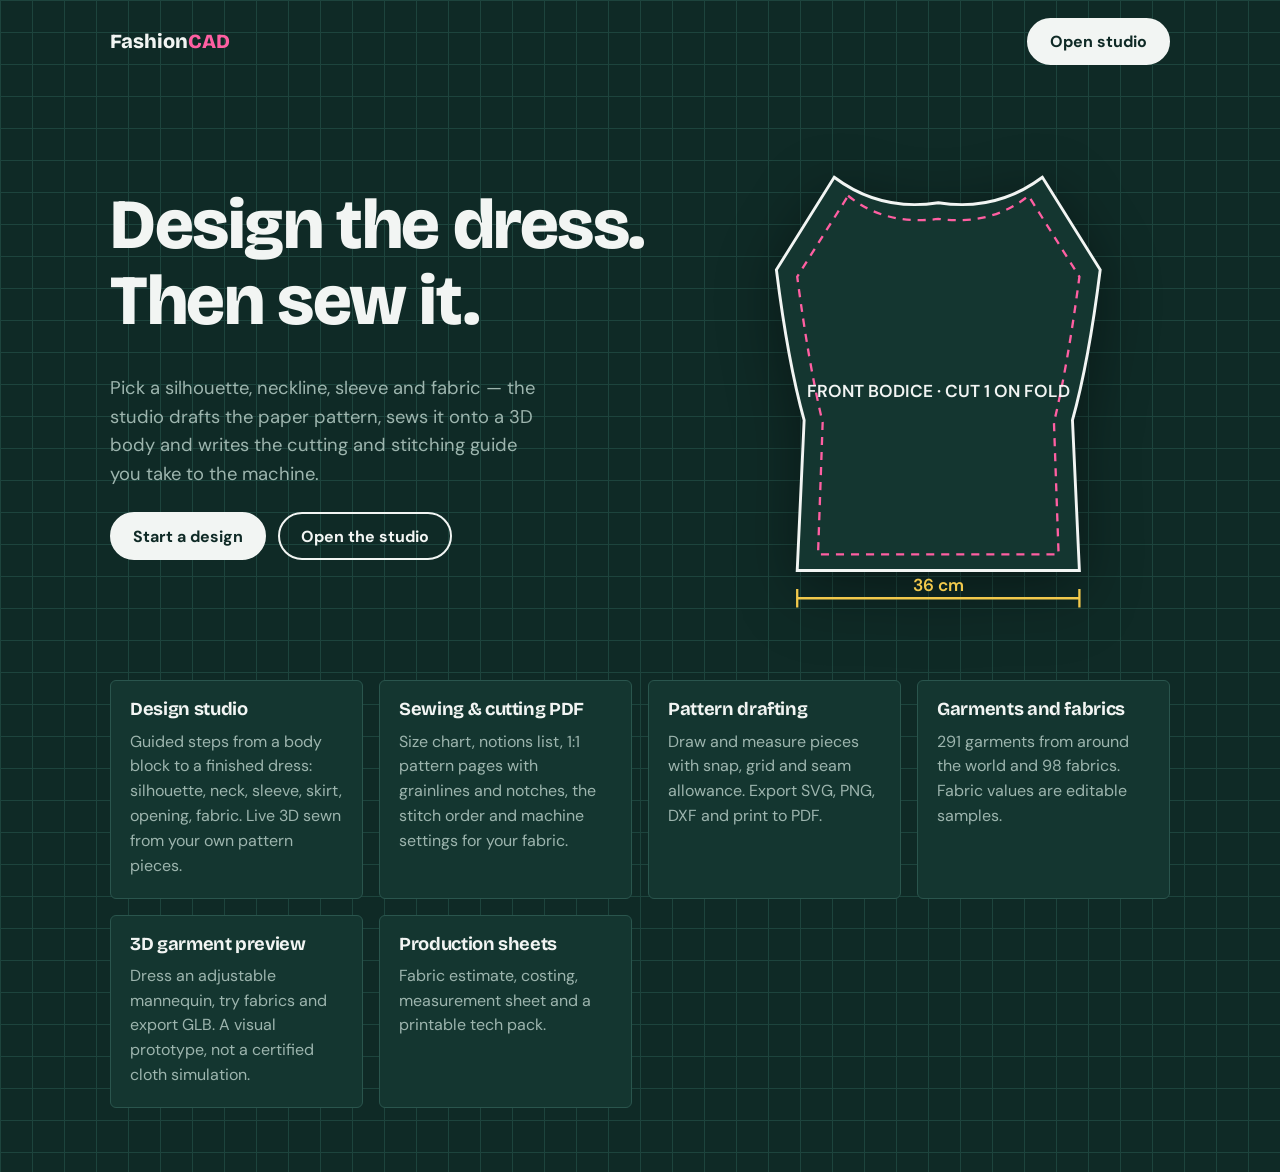
<file: index.html>
<!doctype html><html lang="en"><head><meta charset="utf-8"><meta name="viewport" content="width=device-width,initial-scale=1"><link rel="preconnect" href="https://fonts.googleapis.com"><link rel="preconnect" href="https://fonts.gstatic.com" crossorigin><link href="https://fonts.googleapis.com/css2?family=Bricolage+Grotesque:wght@600;800&family=DM+Sans:wght@400;600;700&display=swap" rel="stylesheet"><link rel="stylesheet" href="css/base.css"><script>try{var t=localStorage.getItem("fc-theme");if(t)document.documentElement.dataset.theme=t}catch(e){}</script><title>FashionCAD Studio: pattern drafting and garment design</title><script>window.addEventListener("error",function(e){if(document.getElementById("fc-err"))return;var d=document.createElement("div");d.id="fc-err";d.style.cssText="background:#b3261e;color:#fff;padding:.6rem 1rem;text-align:center;font:600 14px sans-serif";d.textContent="A script failed to run: "+(e.message||"unknown error")+". Refresh with Ctrl+F5.";function a(){document.body.prepend(d)}document.body?a():document.addEventListener("DOMContentLoaded",a)});</script></head><body>
<div class="wrap">
<header class="nav"><a class="logo" href="index.html">Fashion<i>CAD</i></a><nav><a class="btn" href="dashboard.html">Open studio</a></nav></header>
<section class="hero"><div>
<h1>Design the dress. Then sew it.</h1>
<p>Pick a silhouette, neckline, sleeve and fabric — the studio drafts the paper pattern, sews it onto a 3D body and writes the cutting and stitching guide you take to the machine.</p>
<div class="row"><a class="btn" href="design.html">Start a design</a><a class="btn ghost" href="dashboard.html">Open the studio</a></div></div>
<svg class="piece" viewBox="0 0 400 420" role="img" aria-label="Bodice pattern piece with seam allowance and a 36 centimetre width measurement">
<path class="cut" d="M110 40 Q150 70 200 62 Q250 70 290 40 L340 120 Q330 200 316 250 L322 380 L78 380 L84 250 Q70 200 60 120 Z"/>
<path class="seam" d="M122 56 Q154 82 200 76 Q246 82 278 56 L322 126 Q312 202 300 252 L304 366 L96 366 L100 252 Q88 202 78 126 Z"/>
<line class="dim" x1="78" y1="404" x2="322" y2="404"/><line class="dim" x1="78" y1="396" x2="78" y2="412"/><line class="dim" x1="322" y1="396" x2="322" y2="412"/>
<text x="200" y="398" text-anchor="middle">36 cm</text><text x="200" y="230" text-anchor="middle" style="fill:var(--chalk)">FRONT BODICE · CUT 1 ON FOLD</text></svg>
</section>
<section class="feat">
<div><h3>Design studio</h3><p>Guided steps from a body block to a finished dress: silhouette, neck, sleeve, skirt, opening, fabric. Live 3D sewn from your own pattern pieces.</p></div>
<div><h3>Sewing &amp; cutting PDF</h3><p>Size chart, notions list, 1:1 pattern pages with grainlines and notches, the stitch order and machine settings for your fabric.</p></div>
<div><h3>Pattern drafting</h3><p>Draw and measure pieces with snap, grid and seam allowance. Export SVG, PNG, DXF and print to PDF.</p></div>
<div><h3>Garments and fabrics</h3><p>291 garments from around the world and 98 fabrics. Fabric values are editable samples.</p></div>
<div><h3>3D garment preview</h3><p>Dress an adjustable mannequin, try fabrics and export GLB. A visual prototype, not a certified cloth simulation.</p></div>
<div><h3>Production sheets</h3><p>Fabric estimate, costing, measurement sheet and a printable tech pack.</p></div>
</section></section></div>
<script type="module">import {setupBanner} from "./js/auth.js";setupBanner();</script></body></html>
</file>
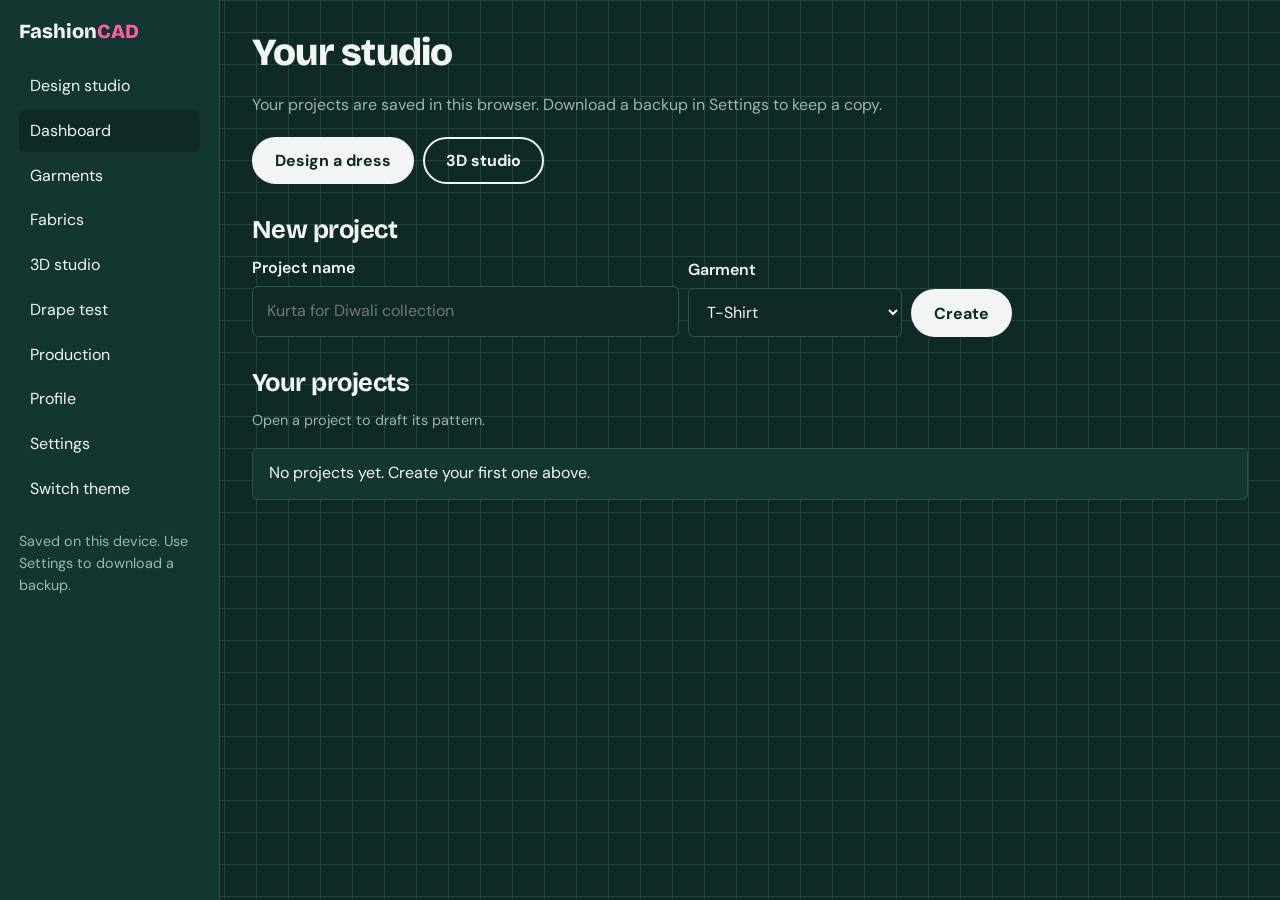
<file: dashboard.html>
<!doctype html><html lang="en"><head><meta charset="utf-8"><meta name="viewport" content="width=device-width,initial-scale=1"><link rel="preconnect" href="https://fonts.googleapis.com"><link rel="preconnect" href="https://fonts.gstatic.com" crossorigin><link href="https://fonts.googleapis.com/css2?family=Bricolage+Grotesque:wght@600;800&family=DM+Sans:wght@400;600;700&display=swap" rel="stylesheet"><link rel="stylesheet" href="css/base.css"><script>try{var t=localStorage.getItem("fc-theme");if(t)document.documentElement.dataset.theme=t}catch(e){}</script><title>Dashboard · FashionCAD Studio</title><script>window.addEventListener("error",function(e){if(document.getElementById("fc-err"))return;var d=document.createElement("div");d.id="fc-err";d.style.cssText="background:#b3261e;color:#fff;padding:.6rem 1rem;text-align:center;font:600 14px sans-serif";d.textContent="A script failed to run: "+(e.message||"unknown error")+". Refresh with Ctrl+F5.";function a(){document.body.prepend(d)}document.body?a():document.addEventListener("DOMContentLoaded",a)});</script></head><body>
<div class="dash"><aside class="side" id="side"></aside>
<main class="main"><h1 style="font-size:2.4rem" id="hi">Your studio</h1><p style="color:var(--dim)" id="sub"></p>
<div class="row" style="display:flex;gap:.6rem;flex-wrap:wrap;margin-top:1.2rem"><a class="btn" href="design.html">Design a dress</a><a class="btn ghost" href="studio.html">3D studio</a></div>
<h2 style="margin-top:2rem">New project</h2>
<form class="newp" id="np"><div><label for="pn">Project name</label><input id="pn" maxlength="60" placeholder="Kurta for Diwali collection" required></div>
<div><label for="pg">Garment</label><select id="pg"><option>T-Shirt</option><option>Shirt</option><option>Kurta</option><option>Blouse</option><option>Dress</option><option>Trousers</option><option>Jacket</option><option>Other</option></select></div>
<button class="btn" type="submit">Create</button></form>
<div id="msg" class="msg" hidden role="alert" style="max-width:760px"></div>
<h2 style="margin-top:2rem">Your projects</h2><p class="hint">Open a project to draft its pattern.</p>
<ul class="plist" id="pl"></ul></main></div>
<script type="module">
import {requireAuth,showMsg} from "./js/auth.js";import {renderShell} from "./js/shell.js";
import {loadProfile,listProjects,createProject,renameProject,removeProject} from "./js/account.js";
renderShell("dashboard.html");
requireAuth(async u=>{
 const msg=document.getElementById("msg"),pl=document.getElementById("pl");
 try{const cat=(await (await fetch("data/garments.json")).json()).garments,sel=document.getElementById("pg"),fams={};sel.textContent="";cat.forEach(g=>(fams[g.family]=fams[g.family]||[]).push(g));
  Object.keys(fams).forEach(f=>{const og=document.createElement("optgroup");og.label=f;fams[f].forEach(g=>{const o=document.createElement("option");o.textContent=g.name;og.append(o)});sel.append(og)});
  const o=document.createElement("option");o.textContent="Other";sel.append(o);sel.value="T-Shirt"}catch(e){}
 try{const p=await loadProfile(u.uid);const n=p.name||u.displayName||"";
  document.getElementById("hi").textContent=n?"Welcome, "+n.split(" ")[0]:"Your studio";
  if(p.settings){try{localStorage.setItem("fc-units",p.settings.units||"cm")}catch(e){}}}catch(e){}
 document.getElementById("sub").textContent="Your projects are saved in this browser. Download a backup in Settings to keep a copy.";
 async function draw(){
  pl.textContent="";let items=[];
  try{items=await listProjects(u.uid)}catch(e){showMsg(msg,"Couldn't load projects. Check your Firestore rules and connection.");return}
  if(!items.length){const li=document.createElement("li");li.textContent="No projects yet. Create your first one above.";pl.append(li);return}
  items.forEach(p=>{const li=document.createElement("li");
   const t=document.createElement("div");const b=document.createElement("strong");b.textContent=p.name;
   const s=document.createElement("small");s.textContent=" "+(p.garmentType||"");t.append(b,document.createElement("br"),s);
   const a=document.createElement("div");a.className="acts";
   const o=document.createElement("button");o.className="mini";o.textContent="Open";o.onclick=()=>{location.href="editor.html?id="+encodeURIComponent(p.id)};
   const r=document.createElement("button");r.className="mini";r.textContent="Rename";
   r.onclick=async()=>{const n=prompt("New project name",p.name);if(n&&n.trim()){try{await renameProject(u.uid,p.id,n.trim().slice(0,60));draw()}catch(e){showMsg(msg,"Couldn't rename the project.")}}};
   const d=document.createElement("button");d.className="mini";d.textContent="Delete";
   d.onclick=async()=>{if(confirm("Delete \""+p.name+"\"? This can't be undone.")){try{await removeProject(u.uid,p.id);draw()}catch(e){showMsg(msg,"Couldn't delete the project.")}}};
   const t3=document.createElement("button");t3.className="mini";t3.textContent="3D";t3.onclick=()=>{location.href="studio.html?id="+encodeURIComponent(p.id)};const td=document.createElement("button");td.className="mini";td.textContent="Design";td.onclick=()=>{location.href="design.html?id="+encodeURIComponent(p.id)};const tp=document.createElement("button");tp.className="mini";tp.textContent="Tech pack";tp.onclick=()=>{location.href="production.html?id="+encodeURIComponent(p.id)};a.append(td,o,t3,tp,r,d);li.append(t,a);pl.append(li)})}
 document.getElementById("np").addEventListener("submit",async e=>{e.preventDefault();
  const n=document.getElementById("pn").value.trim();if(!n)return;showMsg(msg,"");
  try{await createProject(u.uid,n.slice(0,60),document.getElementById("pg").value);document.getElementById("pn").value="";draw()}
  catch(err){showMsg(msg,"Couldn't create the project. Check your Firestore rules.")}});
 draw();});
</script></body></html>
</file>
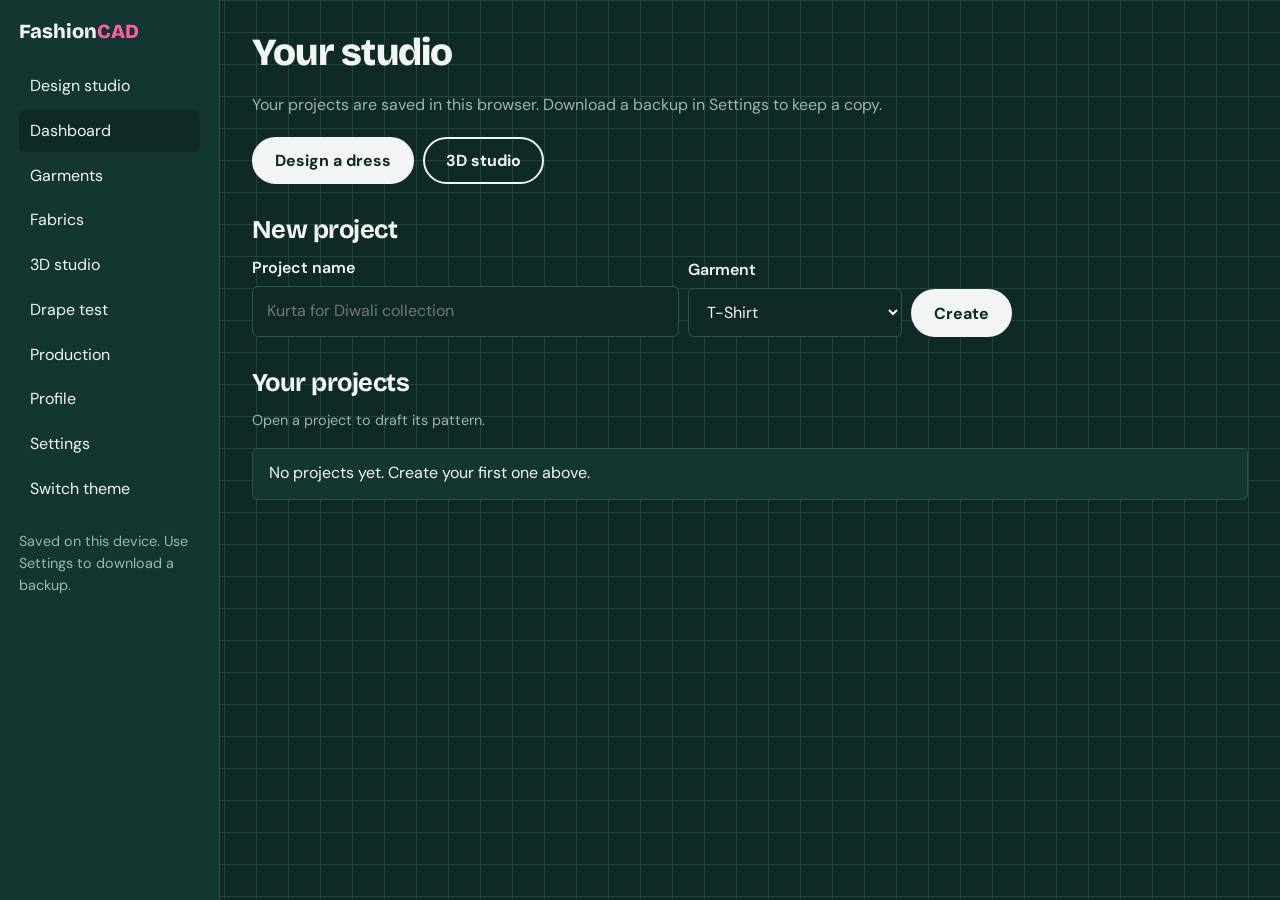
<file: editor.html>
<!doctype html><html lang="en"><head><meta charset="utf-8"><meta name="viewport" content="width=device-width,initial-scale=1">
<link rel="preconnect" href="https://fonts.googleapis.com"><link rel="preconnect" href="https://fonts.gstatic.com" crossorigin>
<link href="https://fonts.googleapis.com/css2?family=Bricolage+Grotesque:wght@600;800&family=DM+Sans:wght@400;600;700&display=swap" rel="stylesheet">
<link rel="stylesheet" href="css/base.css"><link rel="stylesheet" href="css/workspace.css">
<script>try{var t=localStorage.getItem("fc-theme");if(t)document.documentElement.dataset.theme=t}catch(e){}</script>
<script>window.addEventListener("error",function(e){if(document.getElementById("fc-err"))return;var d=document.createElement("div");d.id="fc-err";d.style.cssText="background:#b3261e;color:#fff;padding:.6rem 1rem;text-align:center;font:600 14px sans-serif";d.textContent="A script failed to run: "+(e.message||"unknown error")+". Refresh with Ctrl+F5.";function a(){document.body.prepend(d)}document.body?a():document.addEventListener("DOMContentLoaded",a)});</script>
<title>Pattern editor · FashionCAD Studio</title></head><body class="ed"><div class="app">
<header class="top"><a class="logo" href="dashboard.html" id="back">Fashion<i>CAD</i></a><span class="pname" id="pname">Loading…</span><span class="st" id="status"></span><span class="sp"></span>
<select id="unit" aria-label="Units"><option value="cm">cm</option><option value="in">inches</option><option value="mm">mm</option></select>
<button class="mini" id="undo" title="Ctrl+Z">Undo</button><button class="mini" id="redo" title="Ctrl+Y">Redo</button><button class="mini" id="fit">Fit view</button>
<button class="mini" id="svgb">SVG</button><button class="mini" id="pngb">PNG</button><button class="mini" id="dxfb" title="CAD file, millimetres">DXF</button><button class="mini" id="prnb" title="Opens print dialog at true scale. Choose Save as PDF.">Print / PDF</button>
<a class="mini" id="todesign" href="design.html" style="text-decoration:none">Design studio</a><a class="mini" id="to3d" href="studio.html" style="text-decoration:none">See on 3D model</a><button class="mini pri" id="save" title="Ctrl+S">Save</button></header>
<div class="body"><nav class="tools" id="tools" aria-label="Tools"></nav>
<div class="stage"><canvas id="cv" tabindex="0" aria-label="Pattern drawing canvas"></canvas></div>
<aside class="side2"><div id="msg" class="msg" hidden role="alert"></div>
<details open><summary>Colour and line</summary>
<div class="crow"><label for="stroke">Line colour</label><span><input type="color" id="stroke" value="#e8e8e8"> <button class="mini" id="strokeauto" type="button">Auto</button></span></div>
<div class="crow"><label for="fill">Fill colour</label><span><input type="color" id="fill" value="#ff5fa2"></span></div>
<label class="check"><input type="checkbox" id="nofill" checked> No fill</label>
<div class="crow"><label for="lw">Pencil thickness (mm)</label><input type="number" id="lw" min="0.2" max="30" step="0.2" value="1.2" style="width:70px"></div>
<p class="ro">Pick a colour with a shape selected to recolour it. Pick a colour first to draw in that colour.</p>
<div><button class="mini" id="cpy" type="button">Copy</button><button class="mini" id="pst" type="button">Paste</button></div></details>
<div id="props"></div>
<details open><summary>Garment base pattern</summary>
<label for="bg">Garment</label><select id="bg"></select><label for="bp">Body size</label><select id="bp"></select><label for="bn">Neckline</label><select id="bn"></select>
<button class="mini" id="binsert" type="button" style="margin-top:.6rem">Insert base pattern</button><p class="ro">Draws the pieces of this garment (front, back, sleeves) to your body size. Drag the corner points to reshape. Double-click an edge to add a point. Shift+click a point removes it. Ctrl+click makes it sharp or smooth.</p></details>
<details open><summary>Motifs and my designs</summary>
<label for="motif">Add a motif</label><select id="motif"></select><button class="mini" id="madd" type="button" style="margin-top:.4rem">Add motif</button>
<label for="dname" style="margin-top:.8rem">Save selection as a design</label><input id="dname" maxlength="30" placeholder="Name"><button class="mini" id="dsave" type="button" style="margin-top:.4rem">Save design</button>
<label for="dlist" style="margin-top:.8rem">My designs</label><select id="dlist"></select><button class="mini" id="dins" type="button">Insert</button><button class="mini" id="ddel" type="button">Delete</button></details>
<details open><summary>Shapes</summary><ul class="shapes" id="list"></ul></details></aside></div>
<footer class="bar"><span id="st-pos">0, 0</span><span id="st-len"></span><span id="st-hint"></span><label><input type="checkbox" id="snap" checked> Snap</label><label><input type="checkbox" id="gridchk" checked> Grid</label></footer></div>
<input type="file" id="imgf" accept="image/*" hidden>
<script type="module" src="js/pattern-editor.js"></script></body></html>
</file>
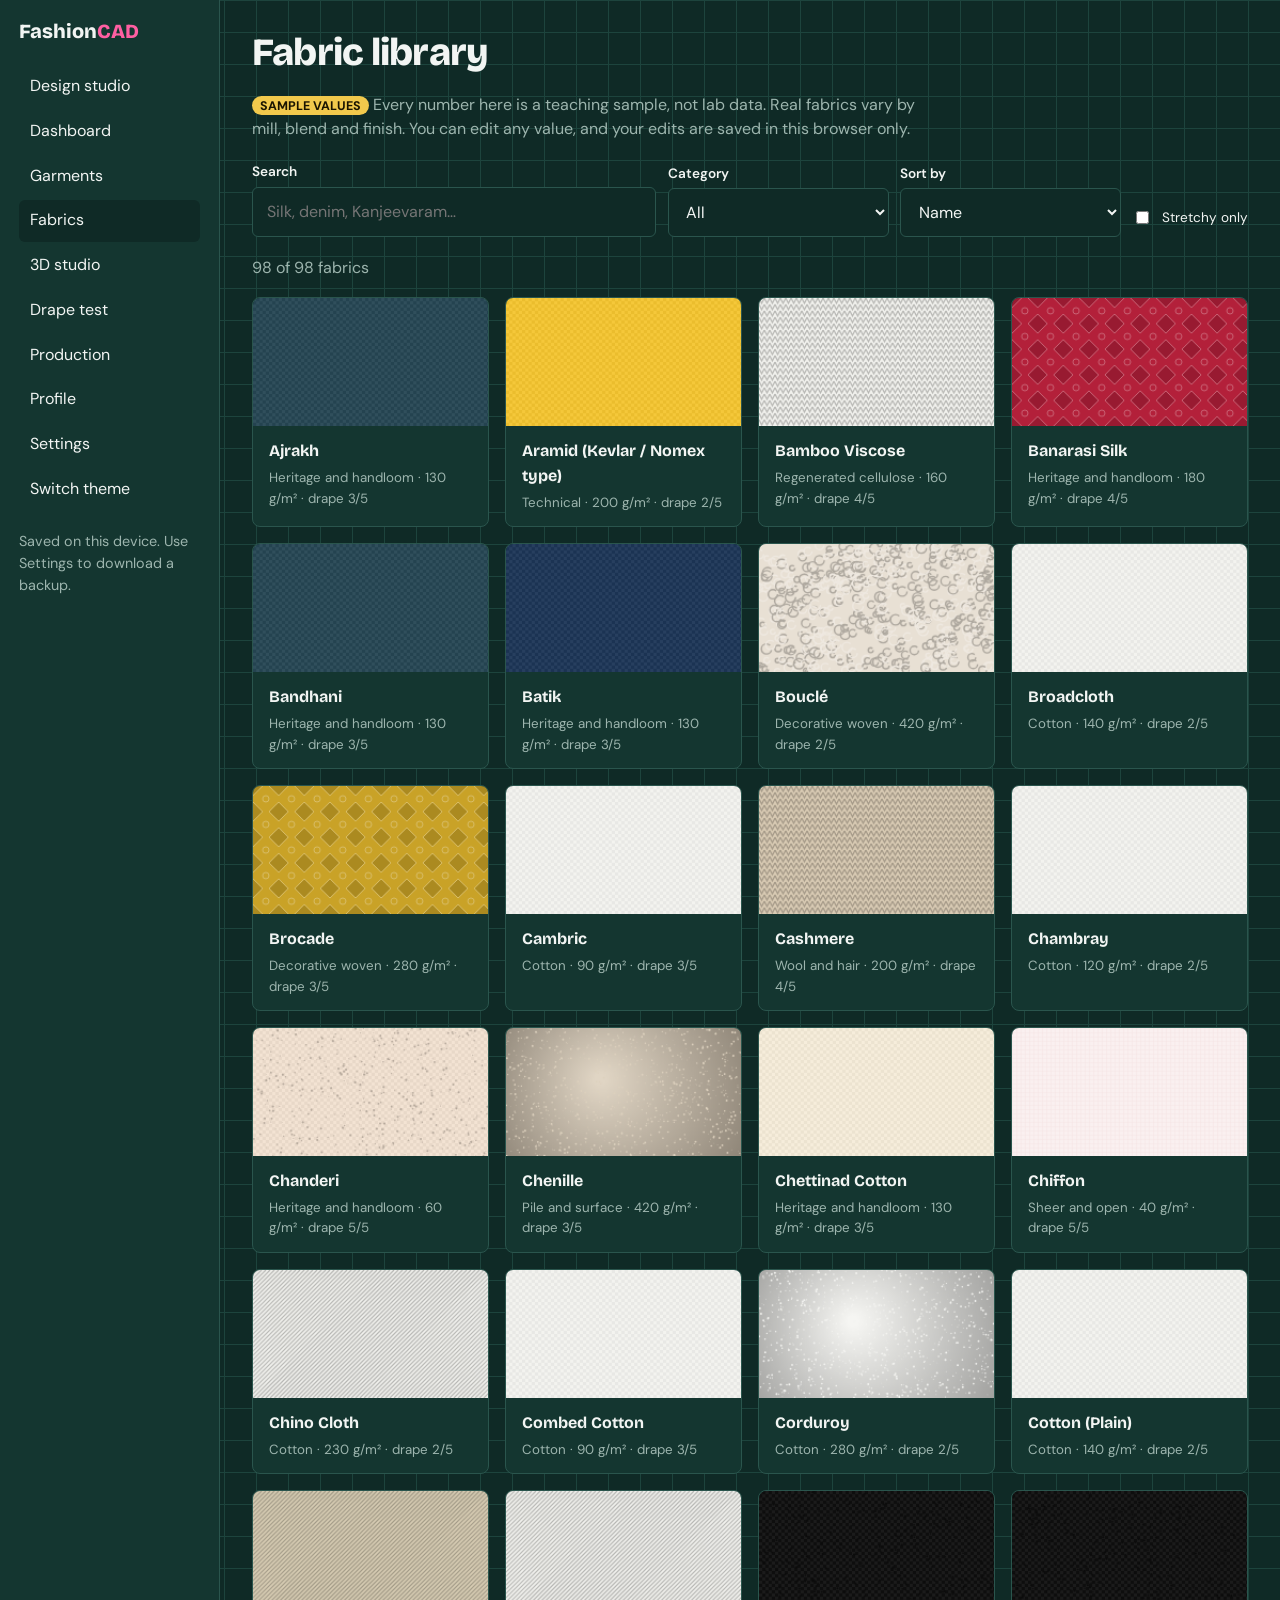
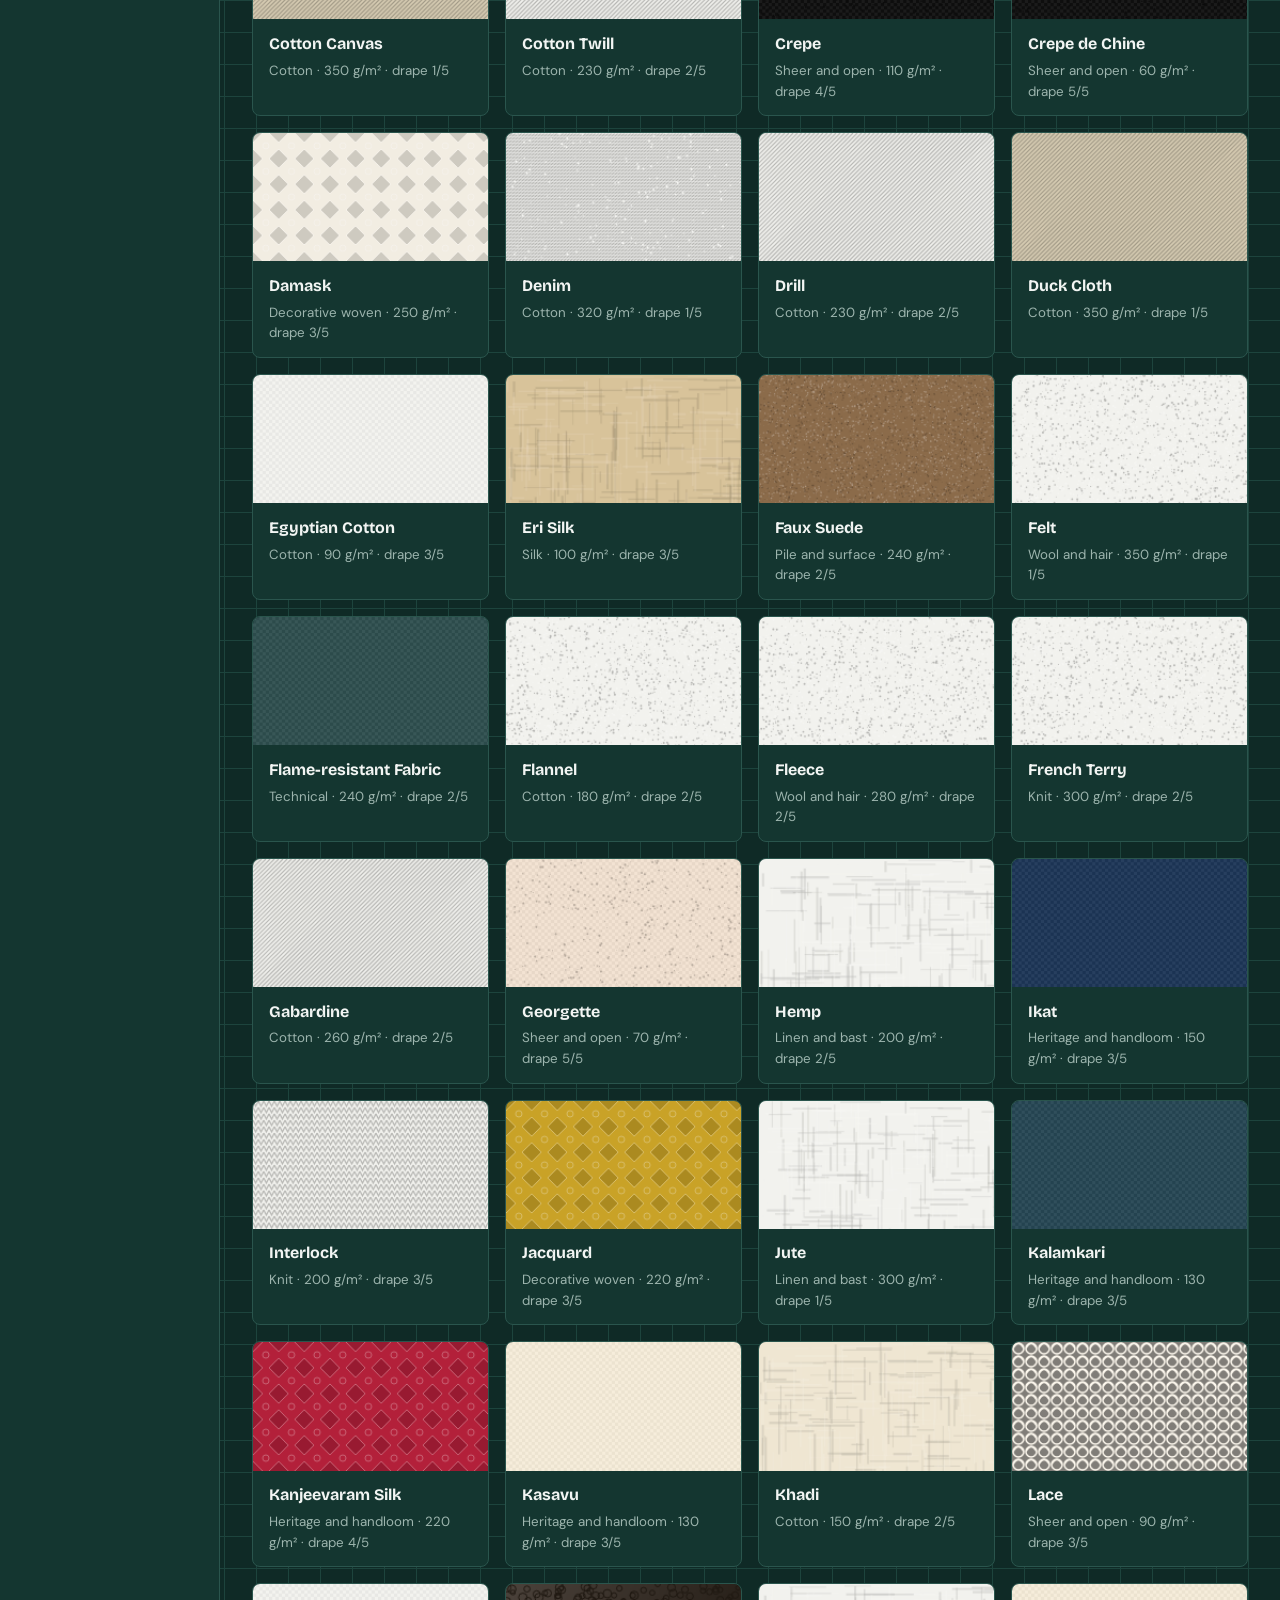
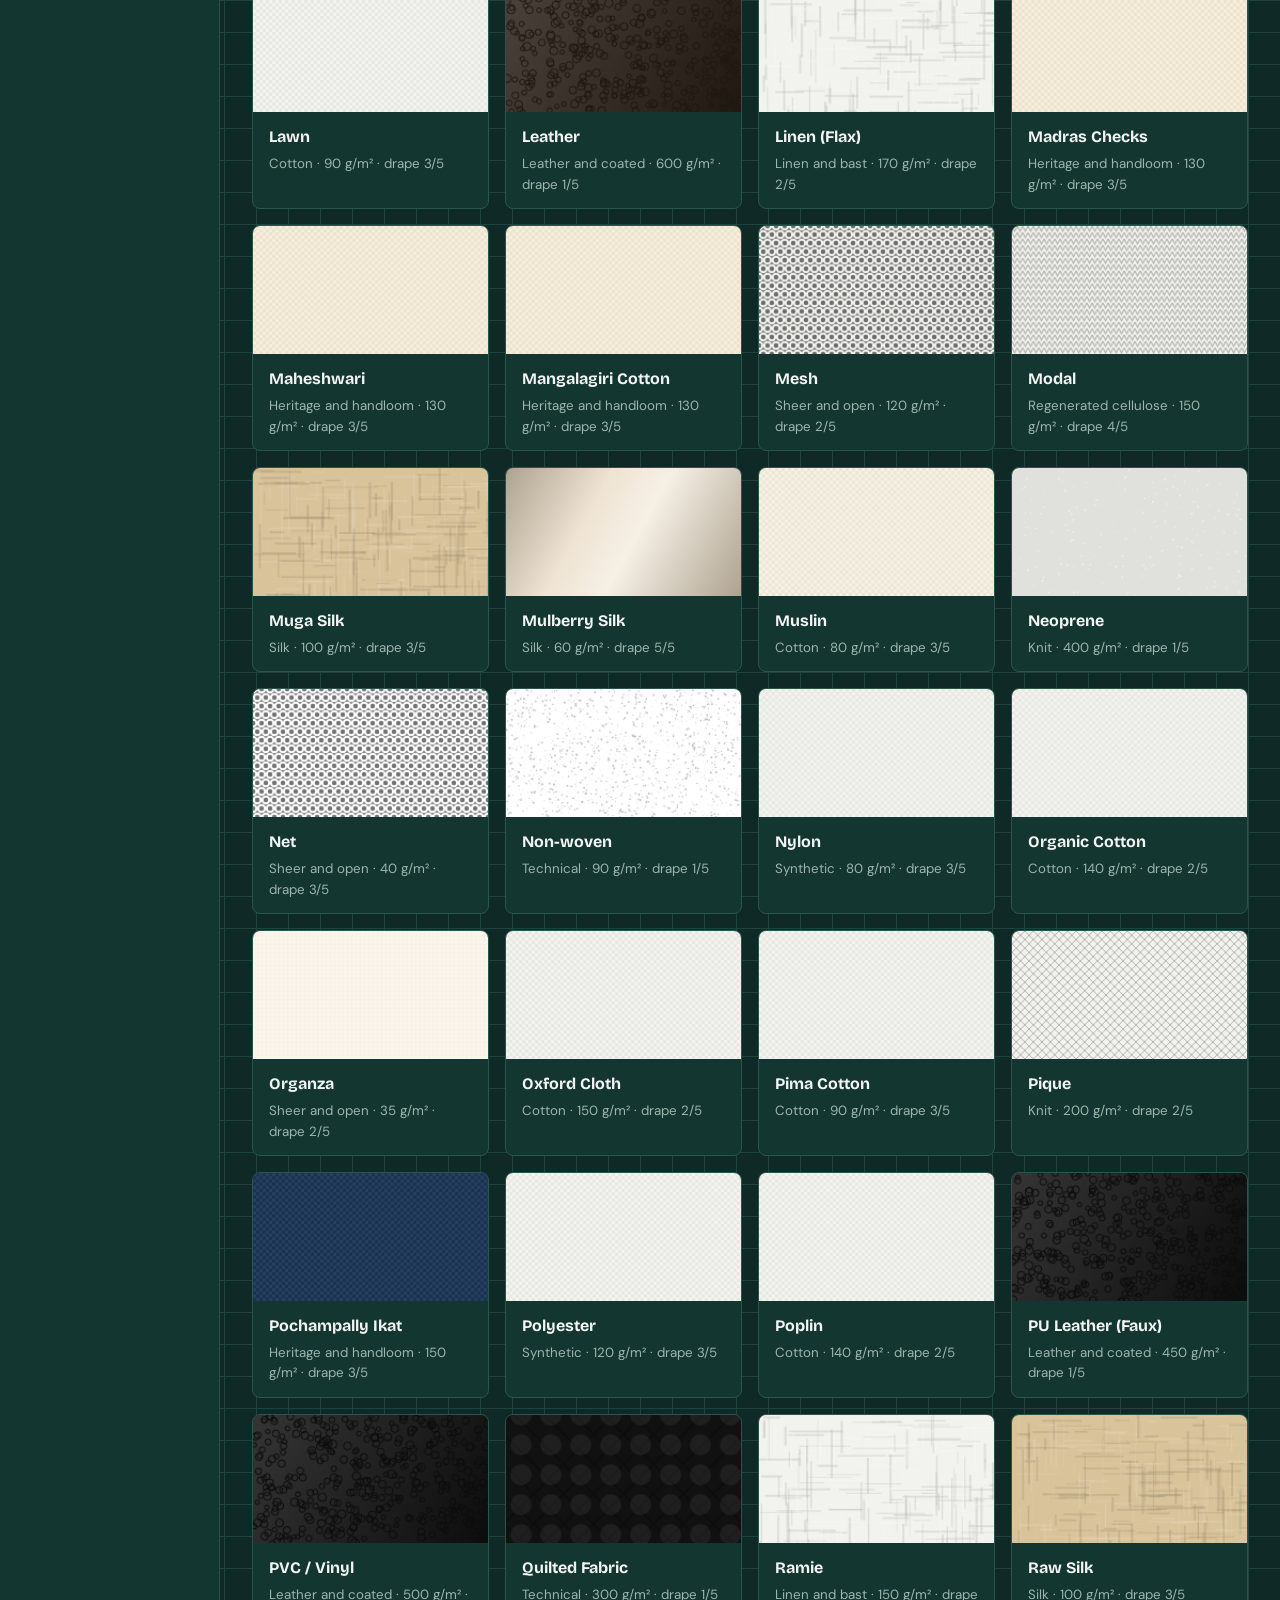
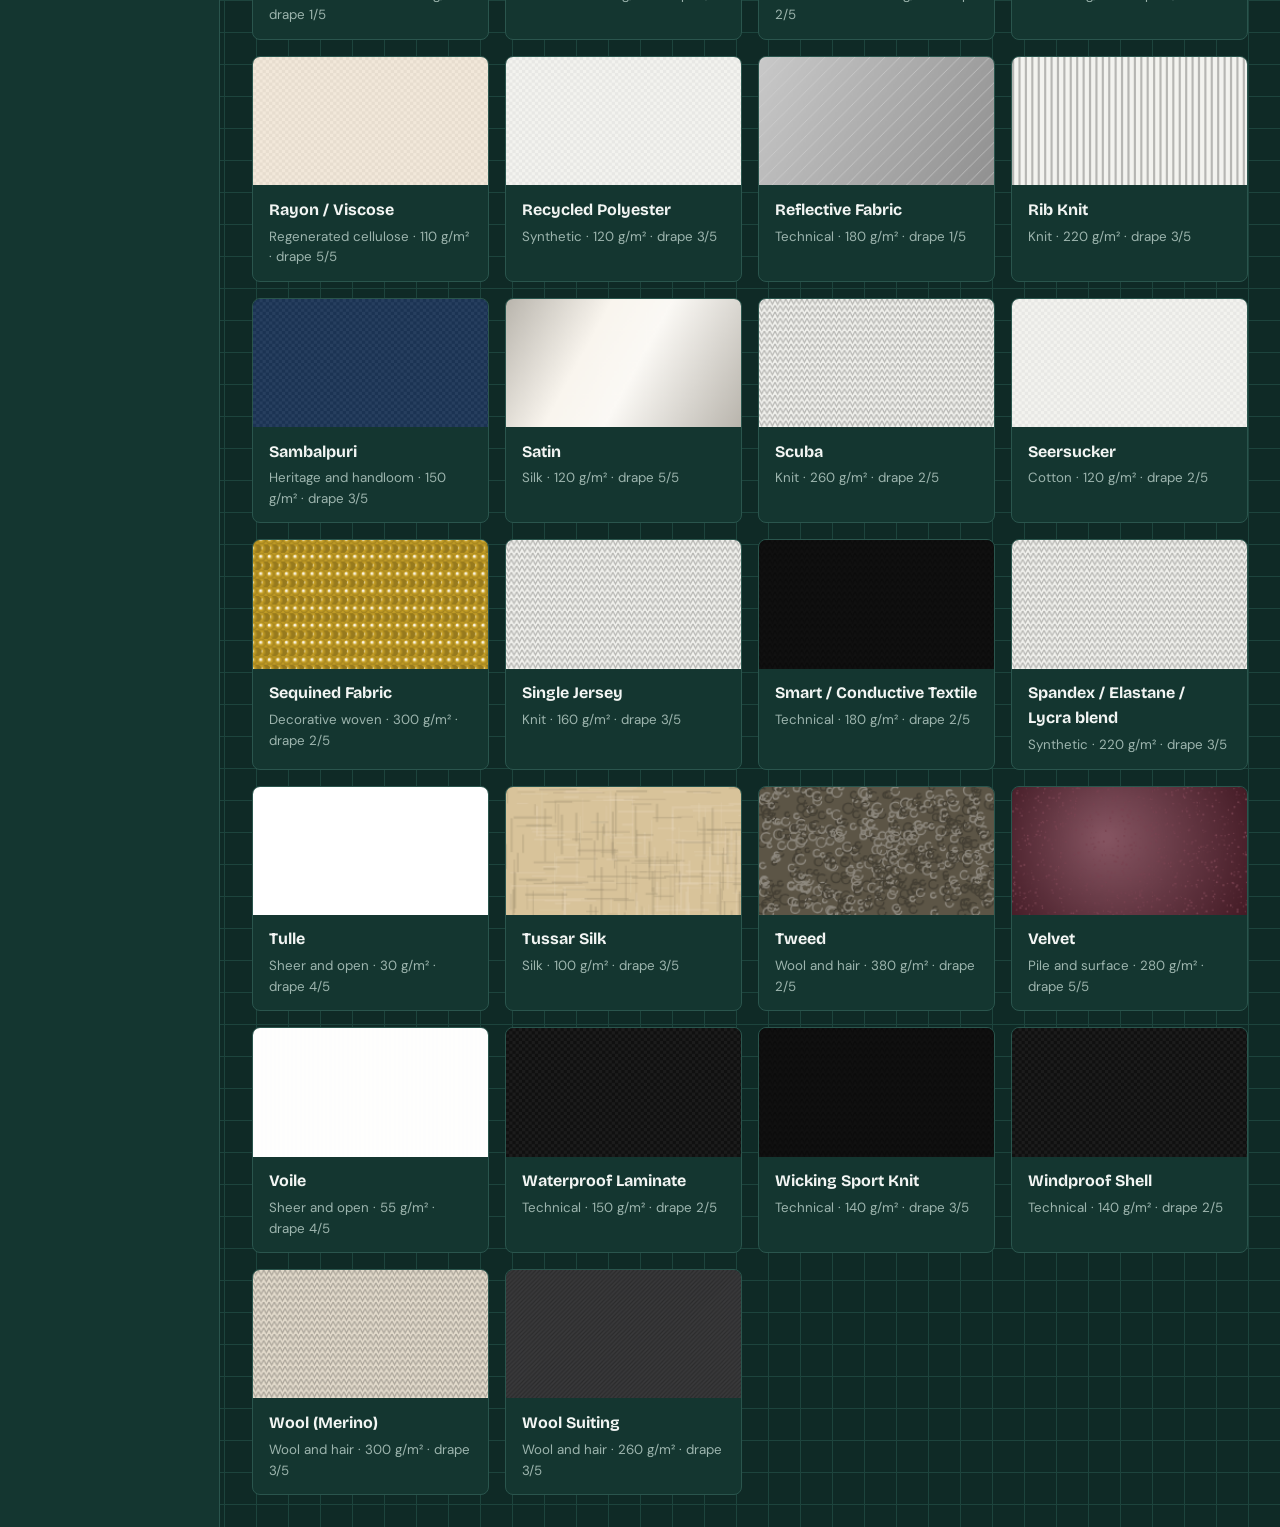
<file: fabrics.html>
<!doctype html><html lang="en"><head><meta charset="utf-8"><meta name="viewport" content="width=device-width,initial-scale=1">
<link rel="preconnect" href="https://fonts.googleapis.com"><link rel="preconnect" href="https://fonts.gstatic.com" crossorigin>
<link href="https://fonts.googleapis.com/css2?family=Bricolage+Grotesque:wght@600;800&family=DM+Sans:wght@400;600;700&display=swap" rel="stylesheet">
<link rel="stylesheet" href="css/base.css"><link rel="stylesheet" href="css/catalog.css">
<script>try{var t=localStorage.getItem("fc-theme");if(t)document.documentElement.dataset.theme=t}catch(e){}</script>
<title>Fabrics · FashionCAD Studio</title><script>window.addEventListener("error",function(e){if(document.getElementById("fc-err"))return;var d=document.createElement("div");d.id="fc-err";d.style.cssText="background:#b3261e;color:#fff;padding:.6rem 1rem;text-align:center;font:600 14px sans-serif";d.textContent="A script failed to run: "+(e.message||"unknown error")+". Refresh with Ctrl+F5.";function a(){document.body.prepend(d)}document.body?a():document.addEventListener("DOMContentLoaded",a)});</script></head><body>
<div class="dash"><aside class="side" id="side"></aside><main class="main">
<h1 style="font-size:2.4rem">Fabric library</h1>
<p style="color:var(--dim);max-width:62ch"><span class="demo">SAMPLE VALUES</span> Every number here is a teaching sample, not lab data. Real fabrics vary by mill, blend and finish. You can edit any value, and your edits are saved in this browser only.</p>
<div class="filters">
<div class="grow"><label for="q">Search</label><input id="q" type="search" placeholder="Silk, denim, Kanjeevaram…"></div>
<div><label for="cat">Category</label><select id="cat"><option value="">All</option></select></div>
<div><label for="sort">Sort by</label><select id="sort"><option value="name">Name</option><option value="gsm-asc">GSM, light to heavy</option><option value="gsm-desc">GSM, heavy to light</option><option value="drape">Drape, best first</option><option value="cost-asc">Cost, low to high</option><option value="sust">Sustainability, best first</option></select></div>
<label class="check"><input type="checkbox" id="str"> Stretchy only</label></div>
<div id="msg" class="msg" hidden role="alert"></div><p class="count" id="count" aria-live="polite"></p>
<div class="cards" id="cards"></div></main></div>
<dialog id="dlg" aria-labelledby="dt"><button class="mini dclose" id="dx">Close</button><h2 id="dt"></h2><p id="dsub" style="color:var(--dim);margin-top:-.4rem"></p>
<div class="dgrid"><div><canvas id="dc" width="260" height="170" aria-label="Illustrative fabric swatch"></canvas><div class="chips" id="chips" role="group" aria-label="Swatch colour"></div><p class="hint">Swatches are drawn illustrations, not photos.</p></div><div><table class="props" id="tbl"></table></div></div>
<h3 style="margin-top:1rem">Recommended garments</h3><div class="links2" id="rec"></div>
<details><summary>Edit sample values</summary><form id="ef" class="edits" novalidate></form><div id="em" class="msg" hidden role="alert"></div>
<button class="mini" id="reset" type="button" style="margin-top:.8rem">Reset to sample values</button></details></dialog>
<script type="module">
import {requireAuth,showMsg} from "./js/auth.js";import {renderShell} from "./js/shell.js";import {drawSwatch} from "./js/swatch.js";
renderShell("fabrics.html");
requireAuth(async()=>{
 const $=id=>document.getElementById(id),msg=$("msg");let base=[];
 try{base=(await (await fetch("data/fabrics.json")).json()).fabrics}catch(e){showMsg(msg,"Couldn't load the fabric library.");return}
 const KEY="fc-fabric-edits";let edits={};try{edits=JSON.parse(localStorage.getItem(KEY)||"{}")}catch(e){}
 const saveEdits=()=>{try{localStorage.setItem(KEY,JSON.stringify(edits))}catch(e){showMsg(msg,"Couldn't save your edits in this browser.")}};
 const get=f=>({...f,...(edits[f.id]||{})});
 const NUM=[["gsm","Weight","g/m²",5,1500,1],["thickness","Thickness","mm",0.05,20,0.05],["stretch","Stretch","%",0,300,1],["shrinkage","Shrinkage","%",0,30,0.5],["cost","Cost per metre (sample)","₹",0,100000,1]];
 const RATE=[["softness","Softness"],["drape","Drape"],["breathability","Breathability"],["durability","Durability"],["opacity","Opacity (5 = fully opaque)"],["wrinkleResistance","Wrinkle resistance"],["waterResistance","Water resistance"],["heatResistance","Heat resistance"],["gloss","Gloss"],["roughness","Surface roughness"],["sustainability","Sustainability"]];
 [...new Set(base.map(f=>f.category))].sort().forEach(c=>{const o=document.createElement("option");o.value=c;o.textContent=c;$("cat").append(o)});
 const dots=n=>"●".repeat(n)+"○".repeat(5-n);
 const elast=s=>s<5?"Rigid":s<15?"Low":s<40?"Medium":"High";
 function render(){
  const q=$("q").value.trim().toLowerCase();
  let l=base.map(get).filter(f=>(!q||(f.name+" "+f.category+" "+f.origin).toLowerCase().includes(q))&&(!$("cat").value||f.category===$("cat").value)&&(!$("str").checked||f.stretch>=10));
  const s=$("sort").value;
  l.sort((a,b)=>s==="gsm-asc"?a.gsm-b.gsm:s==="gsm-desc"?b.gsm-a.gsm:s==="drape"?b.drape-a.drape:s==="cost-asc"?a.cost-b.cost:s==="sust"?b.sustainability-a.sustainability:a.name.localeCompare(b.name));
  $("count").textContent=l.length+" of "+base.length+" fabrics";$("cards").textContent="";
  if(!l.length){$("cards").textContent="No fabrics match. Try a shorter search.";return}
  l.forEach((f,i)=>{const b=document.createElement("button");b.className="fcard";const c=document.createElement("canvas");c.width=220;c.height=120;drawSwatch(c,f.texture,f.colors[0],i+1);
   const d=document.createElement("div");d.className="in";const n=document.createElement("strong");n.textContent=f.name;const m=document.createElement("small");m.textContent=f.category+" · "+f.gsm+" g/m² · drape "+f.drape+"/5";d.append(n,m);b.append(c,d);b.onclick=()=>openDlg(f.id);$("cards").append(b)})}
 let curId=null,curColor=0;
 function openDlg(id){curId=id;curColor=0;fill();$("dlg").showModal()}
 function fill(){
  const f=get(base.find(x=>x.id===curId));$("dt").textContent=f.name;$("dsub").textContent=f.category+(f.origin?" · "+f.origin:"")+(edits[f.id]?" · edited by you":"")+(f.note?" · "+f.note:"");
  drawSwatch($("dc"),f.texture,f.colors[curColor],7);$("chips").textContent="";
  f.colors.forEach((c,i)=>{const b=document.createElement("button");b.className="chip";b.style.background=c;b.setAttribute("aria-label","Colour "+(i+1));b.setAttribute("aria-pressed",i===curColor);b.onclick=()=>{curColor=i;fill()};$("chips").append(b)});
  const rows=[["Texture / structure",f.structure],["Weight",f.gsm+" g/m²"],["Thickness",f.thickness+" mm"],["Stretch",f.stretch+"%"],["Elasticity",elast(f.stretch)],["Shrinkage",f.shrinkage+"%"],...RATE.map(([k,l])=>[l,null,f[k]]),["Embroidery",f.embroidery],["Printing",f.print],["Patterns",f.patterns],["Care",f.care],["Cost per metre (sample)","₹"+f.cost]];
  $("tbl").textContent="";rows.forEach(r=>{const tr=document.createElement("tr"),th=document.createElement("th"),td=document.createElement("td");th.textContent=r[0];if(r[1]===null){const s=document.createElement("span");s.className="rate";s.textContent=dots(r[2]);s.setAttribute("role","img");s.setAttribute("aria-label",r[2]+" out of 5");td.append(s)}else td.textContent=r[1];tr.append(th,td);$("tbl").append(tr)});
  $("rec").textContent="";if(!f.recommended.length){$("rec").textContent="No specific recommendations."}f.recommended.forEach(g=>{const a=document.createElement("a");a.href="garments.html?q="+encodeURIComponent(g);a.textContent=g;$("rec").append(a)});
  const form=$("ef");form.textContent="";
  [...NUM.map(([k,l,u,mn,mx,st])=>[k,l+" ("+u+")",mn,mx,st]),...RATE.map(([k,l])=>[k,l+" (1 to 5)",1,5,1])].forEach(([k,l,mn,mx,st])=>{const lb=document.createElement("label");lb.textContent=l;const i=document.createElement("input");i.type="number";i.min=mn;i.max=mx;i.step=st;i.value=f[k];
   i.addEventListener("change",()=>{const v=parseFloat(i.value);if(isNaN(v)||v<mn||v>mx){showMsg($("em"),l+" must be between "+mn+" and "+mx+".");i.value=f[k];return}showMsg($("em"),"");edits[f.id]=Object.assign(edits[f.id]||{},{[k]:v});saveEdits();fill();render()});lb.append(i);form.append(lb)})}
 $("reset").onclick=()=>{delete edits[curId];saveEdits();showMsg($("em"),"");fill();render()};
 $("dx").onclick=()=>$("dlg").close();$("dlg").addEventListener("click",e=>{if(e.target===$("dlg"))$("dlg").close()});
 ["q","cat","sort","str"].forEach(id=>$(id).addEventListener("input",render));render();
});
</script></body></html>
</file>
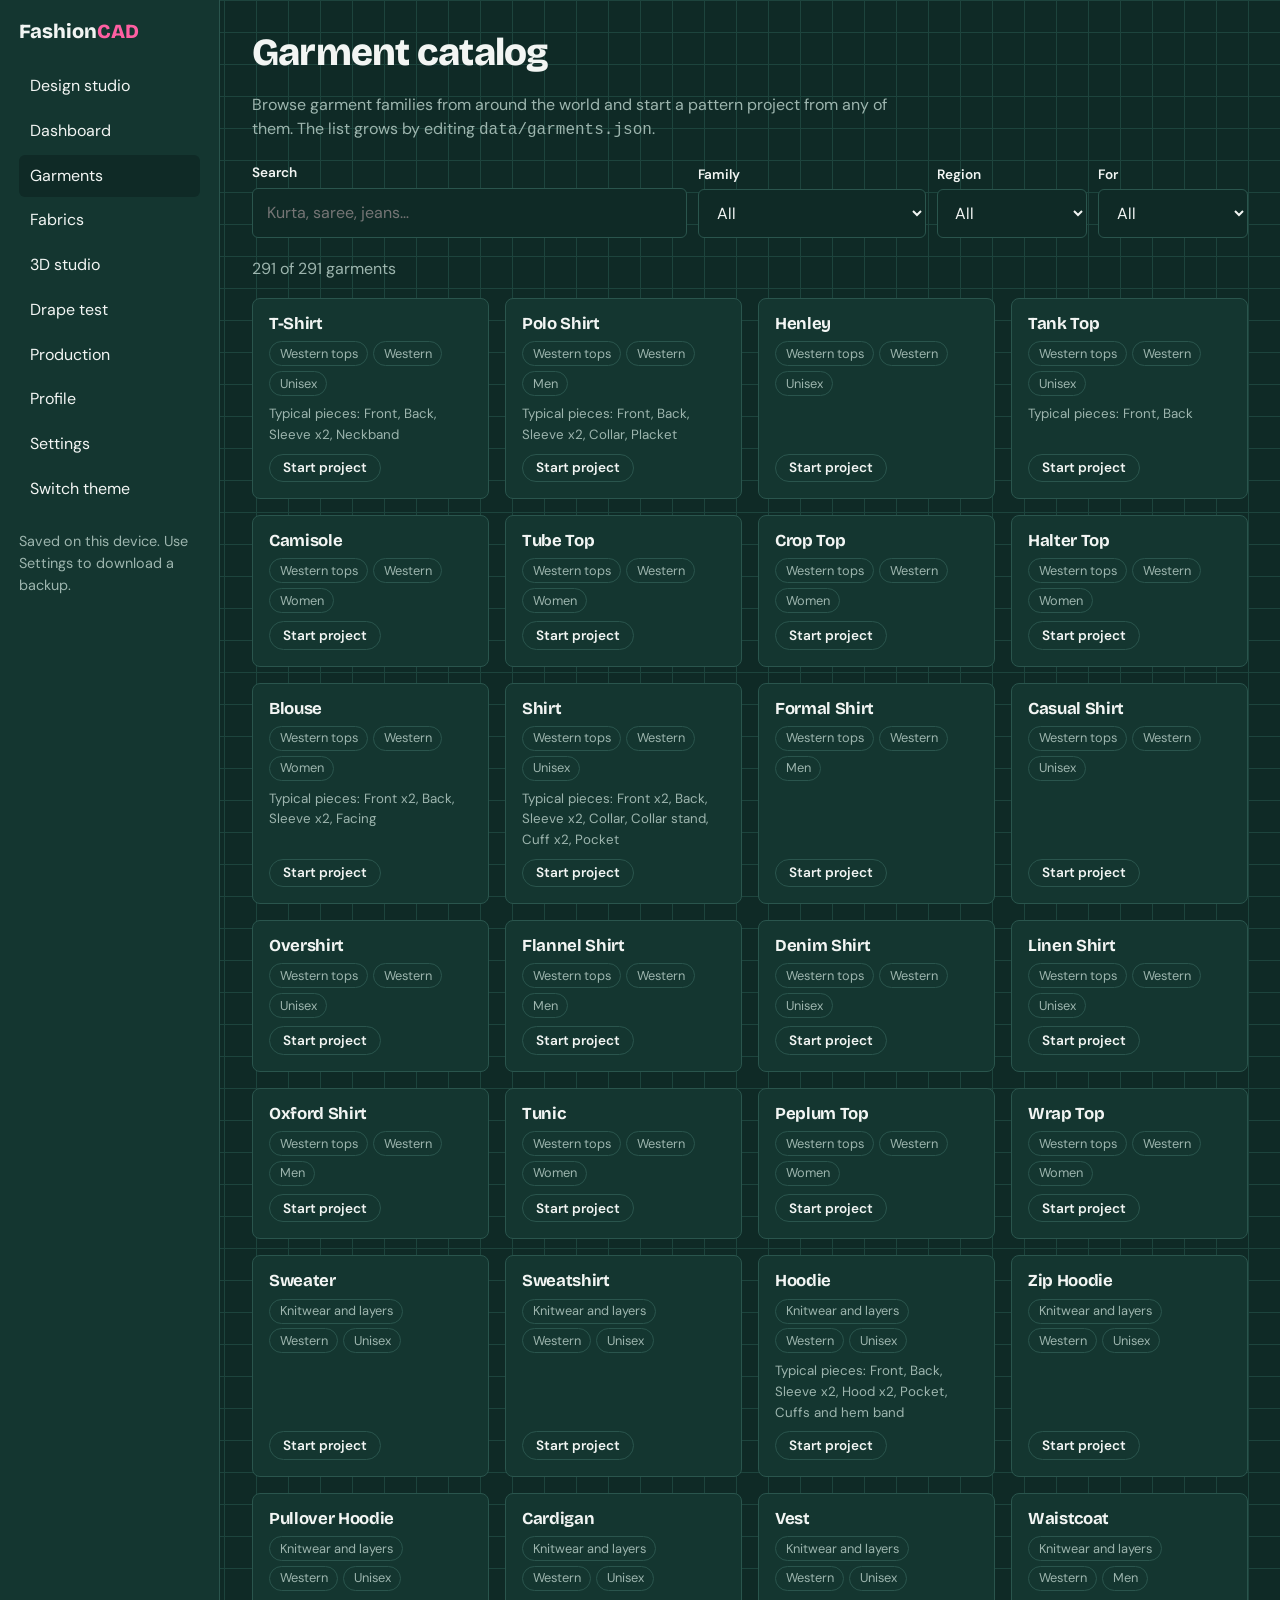
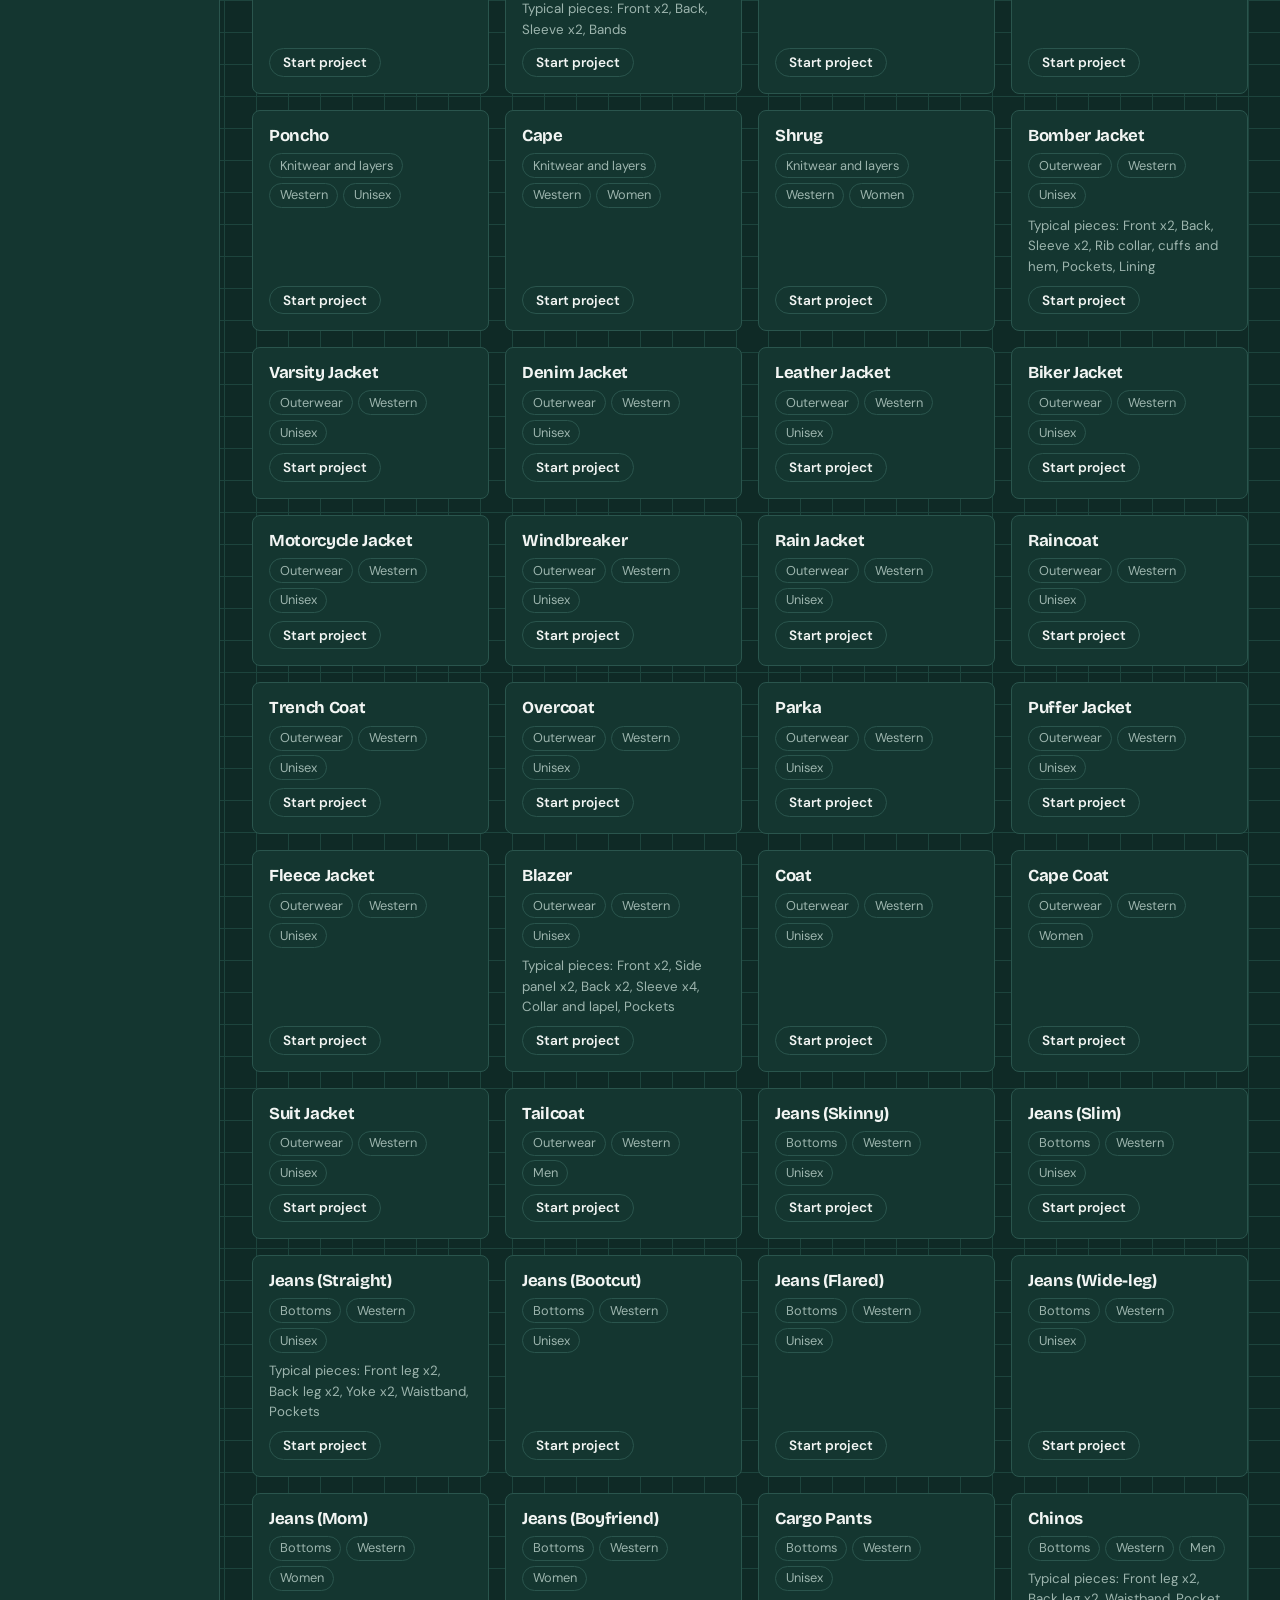
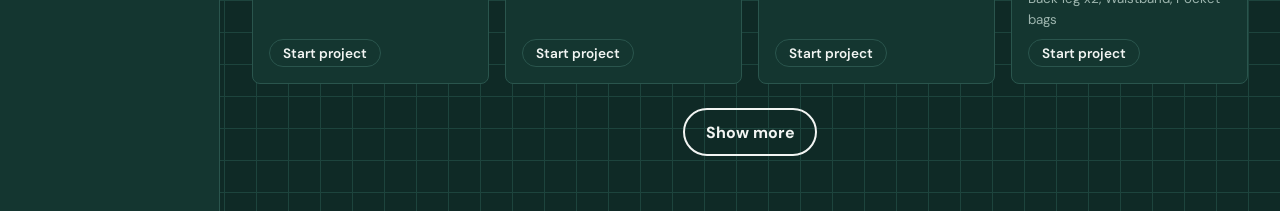
<file: garments.html>
<!doctype html><html lang="en"><head><meta charset="utf-8"><meta name="viewport" content="width=device-width,initial-scale=1">
<link rel="preconnect" href="https://fonts.googleapis.com"><link rel="preconnect" href="https://fonts.gstatic.com" crossorigin>
<link href="https://fonts.googleapis.com/css2?family=Bricolage+Grotesque:wght@600;800&family=DM+Sans:wght@400;600;700&display=swap" rel="stylesheet">
<link rel="stylesheet" href="css/base.css"><link rel="stylesheet" href="css/catalog.css">
<script>try{var t=localStorage.getItem("fc-theme");if(t)document.documentElement.dataset.theme=t}catch(e){}</script>
<title>Garments · FashionCAD Studio</title><script>window.addEventListener("error",function(e){if(document.getElementById("fc-err"))return;var d=document.createElement("div");d.id="fc-err";d.style.cssText="background:#b3261e;color:#fff;padding:.6rem 1rem;text-align:center;font:600 14px sans-serif";d.textContent="A script failed to run: "+(e.message||"unknown error")+". Refresh with Ctrl+F5.";function a(){document.body.prepend(d)}document.body?a():document.addEventListener("DOMContentLoaded",a)});</script></head><body>
<div class="dash"><aside class="side" id="side"></aside><main class="main">
<h1 style="font-size:2.4rem">Garment catalog</h1><p style="color:var(--dim);max-width:60ch">Browse garment families from around the world and start a pattern project from any of them. The list grows by editing <code>data/garments.json</code>.</p>
<div class="filters">
<div class="grow"><label for="q">Search</label><input id="q" type="search" placeholder="Kurta, saree, jeans…"></div>
<div><label for="fam">Family</label><select id="fam"><option value="">All</option></select></div>
<div><label for="reg">Region</label><select id="reg"><option value="">All</option></select></div>
<div><label for="gen">For</label><select id="gen"><option value="">All</option></select></div></div>
<div id="msg" class="msg" hidden role="alert"></div><p class="count" id="count" aria-live="polite"></p>
<div class="cards" id="cards"></div><button class="btn ghost more" id="more" hidden style="width:auto">Show more</button></main></div>
<script type="module">
import {requireAuth,showMsg} from "./js/auth.js";import {renderShell} from "./js/shell.js";import {createProject} from "./js/account.js";
renderShell("garments.html");
requireAuth(async u=>{
 const $=id=>document.getElementById(id),msg=$("msg");let all=[];
 try{all=(await (await fetch("data/garments.json")).json()).garments}catch(e){showMsg(msg,"Couldn't load the garment catalog.");return}
 const fill=(id,key)=>[...new Set(all.map(g=>g[key]))].sort().forEach(v=>{const o=document.createElement("option");o.value=v;o.textContent=v;$(id).append(o)});
 fill("fam","family");fill("reg","region");fill("gen","gender");
 const qp=new URLSearchParams(location.search).get("q");if(qp)$("q").value=qp;
 let shown=60,list=[];
 function tag(t){const s=document.createElement("span");s.className="tag";s.textContent=t;return s}
 function render(){
  const q=$("q").value.trim().toLowerCase();
  list=all.filter(g=>(!q||(g.name+" "+g.family).toLowerCase().includes(q))&&(!$("fam").value||g.family===$("fam").value)&&(!$("reg").value||g.region===$("reg").value)&&(!$("gen").value||g.gender===$("gen").value));
  $("count").textContent=list.length+" of "+all.length+" garments";$("cards").textContent="";
  if(!list.length){$("cards").textContent="No garments match. Try a shorter search.";$("more").hidden=true;return}
  list.slice(0,shown).forEach(g=>{const a=document.createElement("article"),h=document.createElement("h3");h.textContent=g.name;
   const m=document.createElement("div");m.className="meta";m.append(tag(g.family),tag(g.region),tag(g.gender));a.append(h,m);
   if(g.pieces){const s=document.createElement("small");s.textContent="Typical pieces: "+g.pieces.join(", ");a.append(s)}
   const b=document.createElement("button");b.className="mini push";b.textContent="Start project";
   b.onclick=async()=>{b.disabled=true;b.textContent="Creating…";try{const r=await createProject(u.uid,g.name+" project",g.name);location.href="editor.html?id="+encodeURIComponent(r.id)}catch(e){b.disabled=false;b.textContent="Start project";showMsg(msg,"Couldn't create the project. Check your connection and Firestore rules.")}};
   a.append(b);$("cards").append(a)});
  $("more").hidden=list.length<=shown}
 ["q","fam","reg","gen"].forEach(id=>$(id).addEventListener("input",()=>{shown=60;render()}));
 $("more").onclick=()=>{shown+=60;render()};render();
});
</script></body></html>
</file>
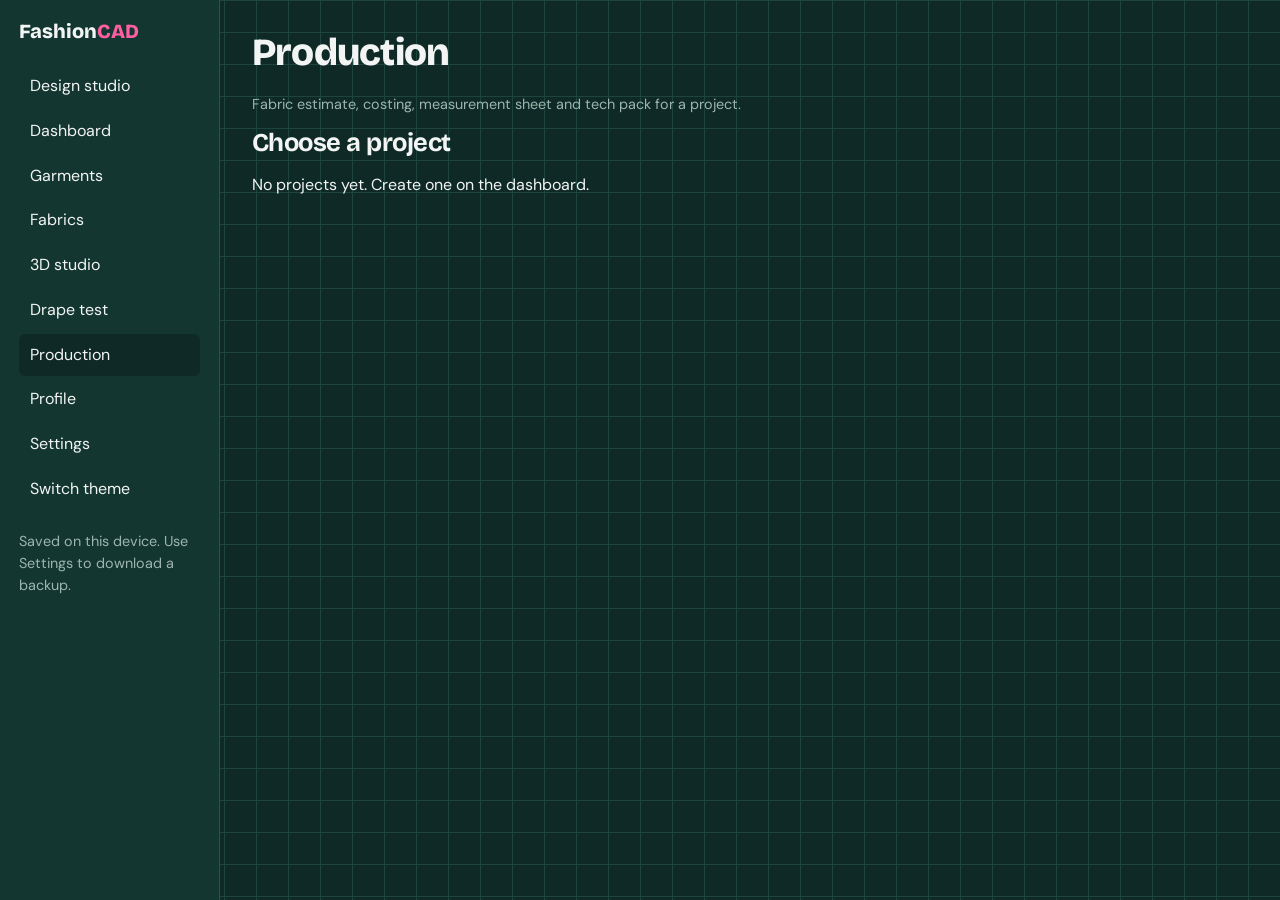
<file: production.html>
<!doctype html><html lang="en"><head><meta charset="utf-8"><meta name="viewport" content="width=device-width,initial-scale=1">
<link rel="preconnect" href="https://fonts.googleapis.com"><link rel="preconnect" href="https://fonts.gstatic.com" crossorigin>
<link href="https://fonts.googleapis.com/css2?family=Bricolage+Grotesque:wght@600;800&family=DM+Sans:wght@400;600;700&display=swap" rel="stylesheet">
<link rel="stylesheet" href="css/base.css"><link rel="stylesheet" href="css/catalog.css"><link rel="stylesheet" href="css/production.css">
<script>try{var t=localStorage.getItem("fc-theme");if(t)document.documentElement.dataset.theme=t}catch(e){}</script>
<title>Production · FashionCAD Studio</title><script>window.addEventListener("error",function(e){if(document.getElementById("fc-err"))return;var d=document.createElement("div");d.id="fc-err";d.style.cssText="background:#b3261e;color:#fff;padding:.6rem 1rem;text-align:center;font:600 14px sans-serif";d.textContent="A script failed to run: "+(e.message||"unknown error")+". Refresh with Ctrl+F5.";function a(){document.body.prepend(d)}document.body?a():document.addEventListener("DOMContentLoaded",a)});</script></head><body>
<div class="dash"><aside class="side" id="side"></aside><main class="main">
<h1 style="font-size:2.4rem">Production</h1><p class="note2" id="sub">Fabric estimate, costing, measurement sheet and tech pack for a project.</p>
<div id="msg" class="msg" hidden role="alert" style="max-width:900px"></div>
<div id="pickbox" hidden><h2>Choose a project</h2><ul class="pick" id="pick"></ul></div>
<div id="work" hidden>
<div class="fgrid" style="max-width:300px"><div><label for="unit">Units</label><select id="unit"><option value="cm">Centimetres</option><option value="in">Inches</option><option value="mm">Millimetres</option></select></div></div>
<section class="wide"><h2>Pattern pieces</h2><p class="note2" id="pnote"></p><table class="tbl" id="pt"></table></section>
<section class="wide"><h2>Fabric and consumption</h2>
<div class="fgrid"><div><label for="fab">Fabric</label><select id="fab"></select></div><div><label for="wid">Fabric width (cm)</label><input id="wid" type="number" min="20" max="400" step="1"></div><div><label for="extra">Extra allowance (%)</label><input id="extra" type="number" min="0" max="50" step="1"></div></div>
<label class="check"><input type="checkbox" id="rot"> Allow turning pieces 90° (ignores grain direction)</label>
<p style="margin-top:1rem">Estimated length per garment: <span class="big" id="len">0</span></p><p class="note2" id="eff"></p>
<p class="note2">Rough estimate. Pieces are packed as boxes on the fabric width, so a real marker will usually do better. Use it for learning and first quotes, not for ordering bulk fabric.</p></section>
<section class="wide"><h2>Costing</h2>
<div class="fgrid"><div><label for="cur">Currency symbol</label><input id="cur" maxlength="3"></div><div><label for="rate">Fabric price per metre</label><input id="rate" type="number" min="0" step="1"></div><div><label for="trims">Trims and accessories</label><input id="trims" type="number" min="0" step="1"></div><div><label for="labour">Stitching and labour</label><input id="labour" type="number" min="0" step="1"></div><div><label for="oh">Overheads (%)</label><input id="oh" type="number" min="0" max="200" step="1"></div><div><label for="mg">Profit margin (%)</label><input id="mg" type="number" min="0" max="500" step="1"></div><div><label for="qty">Garments in order</label><input id="qty" type="number" min="1" max="100000" step="1"></div></div>
<table class="tbl" id="ct" style="margin-top:1rem"></table><p class="note2">Fabric price starts from the library's sample cost. Replace it with your real quote.</p></section>
<section class="wide"><h2>Measurement sheet</h2><p class="note2" id="mnote"></p><table class="tbl" id="mt"></table></section>
<div class="acts2"><button class="btn" id="save">Save to project</button><button class="btn ghost" id="print">Tech pack (print / PDF)</button><button class="btn ghost" id="csv">Download CSV</button></div>
</div></main></div>
<script type="module" src="js/production.js"></script></body></html>
</file>
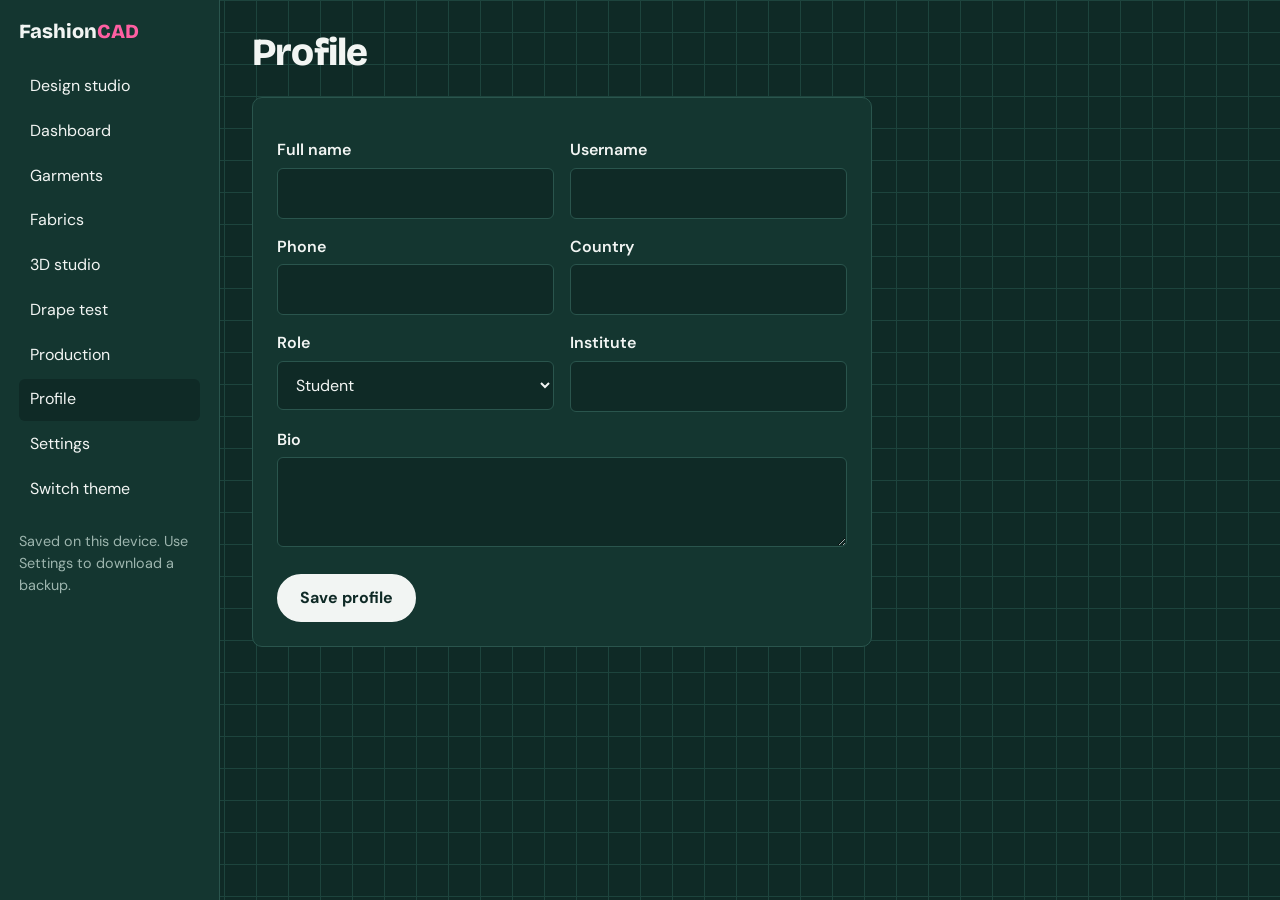
<file: profile.html>
<!doctype html><html lang="en"><head><meta charset="utf-8"><meta name="viewport" content="width=device-width,initial-scale=1"><link rel="preconnect" href="https://fonts.googleapis.com"><link rel="preconnect" href="https://fonts.gstatic.com" crossorigin><link href="https://fonts.googleapis.com/css2?family=Bricolage+Grotesque:wght@600;800&family=DM+Sans:wght@400;600;700&display=swap" rel="stylesheet"><link rel="stylesheet" href="css/base.css"><script>try{var t=localStorage.getItem("fc-theme");if(t)document.documentElement.dataset.theme=t}catch(e){}</script><title>Profile · FashionCAD Studio</title><script>window.addEventListener("error",function(e){if(document.getElementById("fc-err"))return;var d=document.createElement("div");d.id="fc-err";d.style.cssText="background:#b3261e;color:#fff;padding:.6rem 1rem;text-align:center;font:600 14px sans-serif";d.textContent="A script failed to run: "+(e.message||"unknown error")+". Refresh with Ctrl+F5.";function a(){document.body.prepend(d)}document.body?a():document.addEventListener("DOMContentLoaded",a)});</script></head><body>
<div class="dash"><aside class="side" id="side"></aside>
<main class="main"><h1 style="font-size:2.4rem">Profile</h1>
<form class="panel" id="f" novalidate>
<div class="two"><div><label for="name">Full name</label><input id="name" maxlength="80" required></div>
<div><label for="username">Username</label><input id="username" maxlength="20"></div></div>
<div class="two"><div><label for="phone">Phone</label><input id="phone" type="tel" maxlength="20"></div>
<div><label for="country">Country</label><input id="country" maxlength="60"></div></div>
<div class="two"><div><label for="role">Role</label><select id="role"><option>Student</option><option>Teacher</option><option>Professional</option></select></div>
<div><label for="institute">Institute</label><input id="institute" maxlength="100"></div></div>
<label for="bio">Bio</label><textarea id="bio" maxlength="300"></textarea>
<div id="msg" class="msg" hidden role="status"></div>
<button class="btn" id="go" type="submit">Save profile</button></form></main></div>
<script type="module">
import {requireAuth,showMsg,busy} from "./js/auth.js";import {renderShell} from "./js/shell.js";import {loadProfile,saveProfile} from "./js/account.js";
renderShell("profile.html");
requireAuth(async u=>{const f=document.getElementById("f"),m=document.getElementById("msg"),b=document.getElementById("go");
 const ids=["name","username","phone","country","role","institute","bio"];
 let p={};try{p=await loadProfile(u.uid)}catch(e){showMsg(m,"Couldn't load your profile.")}
 ids.forEach(k=>{if(p[k]!==undefined)f[k].value=p[k]});if(!f.name.value)f.name.value=u.displayName||"";
 f.addEventListener("submit",async e=>{e.preventDefault();
  const d={};ids.forEach(k=>d[k]=f[k].value.trim());
  if(!d.name)return showMsg(m,"Enter your name.");
  if(d.username&&!/^[A-Za-z0-9_]{3,20}$/.test(d.username))return showMsg(m,"Username must be 3 to 20 letters, numbers or underscores.");
  busy(b,true,"Saving…");showMsg(m,"");
  try{await saveProfile(u.uid,d);showMsg(m,"Profile saved.","ok")}catch(err){showMsg(m,"Couldn't save your profile. Try again.")}
  busy(b,false)})});
</script></body></html>
</file>
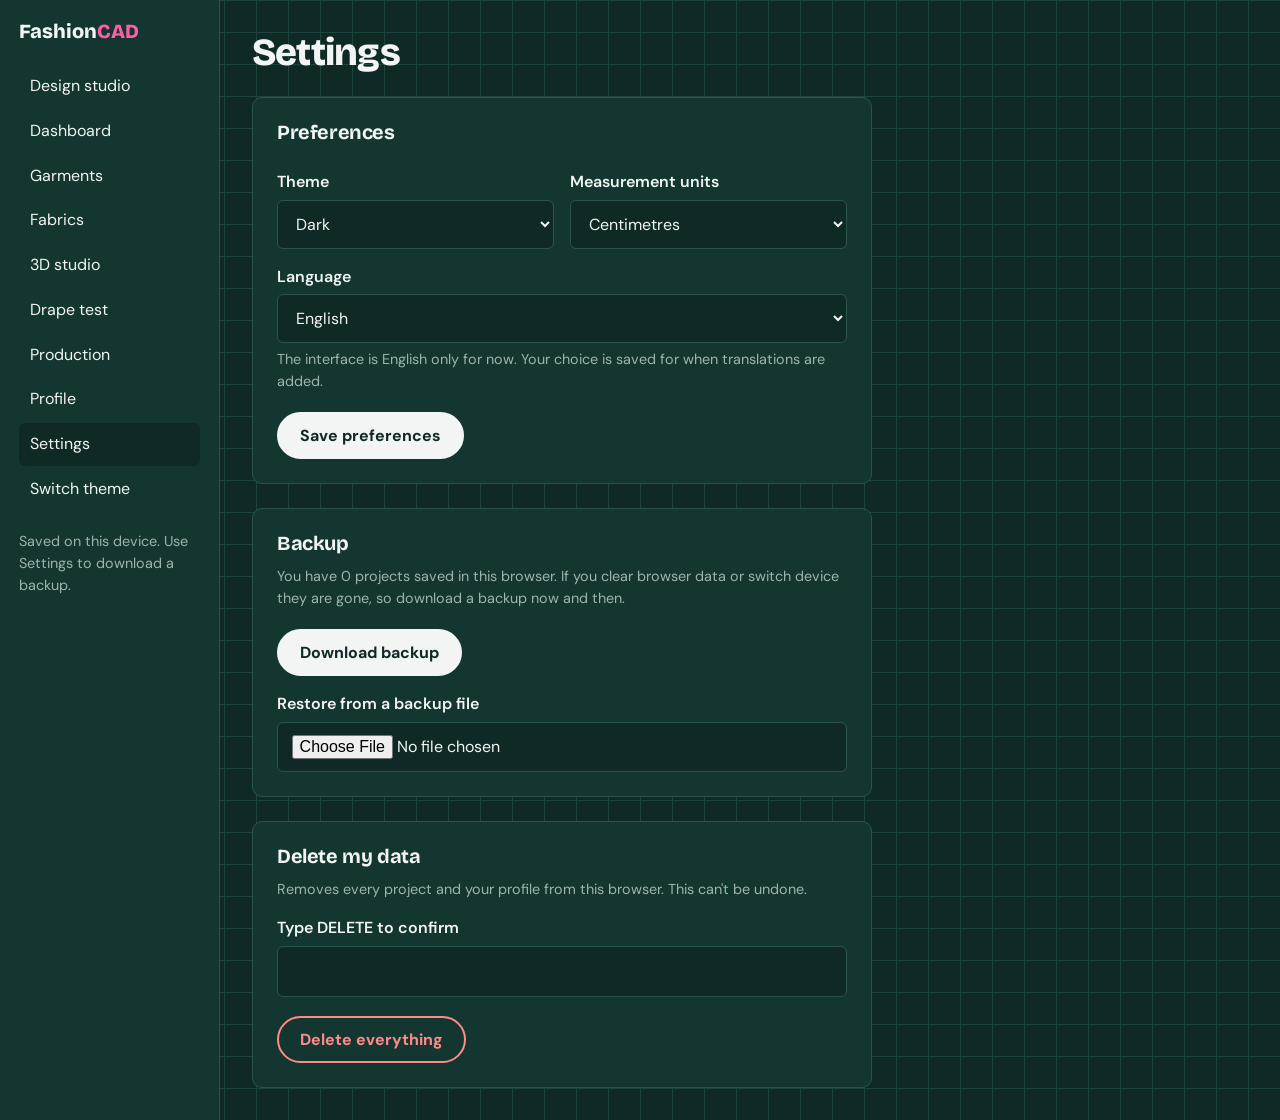
<file: settings.html>
<!doctype html><html lang="en"><head><meta charset="utf-8"><meta name="viewport" content="width=device-width,initial-scale=1">
<link rel="preconnect" href="https://fonts.googleapis.com"><link rel="preconnect" href="https://fonts.gstatic.com" crossorigin>
<link href="https://fonts.googleapis.com/css2?family=Bricolage+Grotesque:wght@600;800&family=DM+Sans:wght@400;600;700&display=swap" rel="stylesheet">
<link rel="stylesheet" href="css/base.css">
<script>try{var t=localStorage.getItem("fc-theme");if(t)document.documentElement.dataset.theme=t}catch(e){}</script>
<title>Settings · FashionCAD Studio</title><script>window.addEventListener("error",function(e){if(document.getElementById("fc-err"))return;var d=document.createElement("div");d.id="fc-err";d.style.cssText="background:#b3261e;color:#fff;padding:.6rem 1rem;text-align:center;font:600 14px sans-serif";d.textContent="A script failed to run: "+(e.message||"unknown error")+". Refresh with Ctrl+F5.";function a(){document.body.prepend(d)}document.body?a():document.addEventListener("DOMContentLoaded",a)});</script></head><body>
<div class="dash"><aside class="side" id="side"></aside>
<main class="main"><h1 style="font-size:2.4rem">Settings</h1>
<form class="panel" id="pf"><h2>Preferences</h2>
<div class="two"><div><label for="themesel">Theme</label><select id="themesel"><option value="dark">Dark</option><option value="light">Light</option></select></div>
<div><label for="units">Measurement units</label><select id="units"><option value="cm">Centimetres</option><option value="in">Inches</option><option value="mm">Millimetres</option></select></div></div>
<label for="lang">Language</label><select id="lang"><option value="en">English</option><option value="ta">Tamil</option><option value="hi">Hindi</option></select>
<p class="hint">The interface is English only for now. Your choice is saved for when translations are added.</p>
<div id="m1" class="msg" hidden role="status"></div><button class="btn" id="g1" type="submit">Save preferences</button></form>
<section class="panel"><h2>Backup</h2><p class="hint" id="cnt">Your projects are saved in this browser only. If you clear browser data or switch device, they are gone, so download a backup now and then.</p>
<div class="row"><button class="btn" id="dl" type="button">Download backup</button></div>
<label for="rf">Restore from a backup file</label><input id="rf" type="file" accept="application/json,.json">
<div id="m2" class="msg" hidden role="status"></div></section>
<form class="panel" id="df" novalidate><h2>Delete my data</h2><p class="hint">Removes every project and your profile from this browser. This can't be undone.</p>
<label for="dt">Type DELETE to confirm</label><input id="dt" autocomplete="off">
<div id="m3" class="msg" hidden role="alert"></div><button class="btn danger" id="g3" type="submit">Delete everything</button></form>
</main></div>
<script type="module">
import {requireAuth,showMsg,busy} from "./js/auth.js";import {renderShell} from "./js/shell.js";
import {loadProfile,saveProfile,exportAll,importAll,wipeAll,listProjects} from "./js/account.js";
renderShell("settings.html");
requireAuth(async u=>{
 const $=id=>document.getElementById(id);let p={};try{p=await loadProfile(u.uid)}catch(e){}
 const s=p.settings||{};$("themesel").value=s.theme||document.documentElement.dataset.theme||"dark";$("units").value=s.units||"cm";$("lang").value=s.lang||"en";
 async function count(){try{const n=(await listProjects(u.uid)).length;$("cnt").textContent="You have "+n+" project"+(n===1?"":"s")+" saved in this browser. If you clear browser data or switch device they are gone, so download a backup now and then."}catch(e){}}count();
 $("pf").addEventListener("submit",async e=>{e.preventDefault();const m=$("m1"),b=$("g1");
  const settings={theme:$("themesel").value,units:$("units").value,lang:$("lang").value};
  document.documentElement.dataset.theme=settings.theme;try{localStorage.setItem("fc-theme",settings.theme);localStorage.setItem("fc-units",settings.units)}catch(x){}
  busy(b,true,"Saving…");try{await saveProfile(u.uid,{settings});showMsg(m,"Preferences saved.","ok")}catch(err){showMsg(m,"Couldn't save preferences. Try again.")}busy(b,false)});
 $("dl").onclick=async()=>{try{const d=await exportAll(),a=document.createElement("a");a.href=URL.createObjectURL(new Blob([JSON.stringify(d)],{type:"application/json"}));a.download="fashioncad-backup-"+new Date().toISOString().slice(0,10)+".json";document.body.append(a);a.click();a.remove();showMsg($("m2"),"Backup downloaded. Keep the file somewhere safe.","ok")}catch(e){showMsg($("m2"),"Couldn't create the backup.")}};
 $("rf").onchange=async e=>{const f=e.target.files[0];if(!f)return;const m=$("m2");
  try{if(f.size>20e6)throw new Error("That file is too large to be a backup.");const n=await importAll(JSON.parse(await f.text()));showMsg(m,"Restored "+n+" project"+(n===1?"":"s")+".","ok");count()}
  catch(err){showMsg(m,err instanceof SyntaxError?"That file isn't a valid backup.":(err.message||"Couldn't restore that file."))}e.target.value=""};
 $("df").addEventListener("submit",async e=>{e.preventDefault();const m=$("m3");
  if($("dt").value!=="DELETE")return showMsg(m,"Type DELETE in capitals to confirm.");
  try{await wipeAll();$("dt").value="";showMsg(m,"All data removed from this browser.","ok");count()}catch(err){showMsg(m,"Couldn't delete the data.")}});
});
</script></body></html>
</file>
<file: css/base.css>
:root{--mat:#0f2a26;--mat2:#143630;--grid:#1d443d;--chalk:#f2f5f3;--dim:#9db5ae;--pink:#ff5fa2;--tape:#f2c94c;--line:#2a554d;--bad:#ff8a8a;--good:#7fe0b0;
--head:"Bricolage Grotesque",system-ui,sans-serif;--body:"DM Sans",system-ui,sans-serif}
:root[data-theme=light]{--mat:#eef3f1;--mat2:#fff;--grid:#dbe6e2;--chalk:#12302a;--dim:#4d6b63;--line:#bcd0ca;--pink:#d6246f;--tape:#8a6500;--bad:#b3261e;--good:#17744b}
*{box-sizing:border-box}html{color-scheme:dark light}
body{margin:0;min-height:100vh;font:16px/1.55 var(--body);color:var(--chalk);background:var(--mat);
background-image:linear-gradient(var(--grid) 1px,transparent 1px),linear-gradient(90deg,var(--grid) 1px,transparent 1px);background-size:32px 32px}
h1,h2,h3{font-family:var(--head);line-height:1.08;margin:0 0 .5em;letter-spacing:-.02em}
h1{font-size:clamp(2.4rem,6vw,4.4rem);font-weight:800}h2{font-size:1.6rem}
a{color:var(--tape)}a:hover{color:var(--pink)}
:focus-visible{outline:3px solid var(--pink);outline-offset:2px}
.banner{background:var(--tape);color:#1a1400;padding:.6rem 1rem;text-align:center;font-weight:600}
.wrap{max-width:1100px;margin:0 auto;padding:0 1.25rem}
header.nav{display:flex;justify-content:space-between;align-items:center;padding:1.1rem 0}
.logo{font:800 1.25rem var(--head);color:var(--chalk);text-decoration:none}.logo i{color:var(--pink);font-style:normal}
.btn{display:inline-block;border:2px solid var(--chalk);background:var(--chalk);color:var(--mat);font:700 1rem var(--body);padding:.7rem 1.3rem;border-radius:999px;cursor:pointer;text-decoration:none}
.btn:hover{background:var(--pink);border-color:var(--pink);color:#fff}
.btn.ghost{background:transparent;color:var(--chalk)}.btn.ghost:hover{background:var(--chalk);color:var(--mat);border-color:var(--chalk)}
.btn:disabled{opacity:.6;cursor:wait}
.hero{display:grid;grid-template-columns:1.1fr .9fr;gap:2rem;align-items:center;padding:3rem 0 4rem}
.hero p{color:var(--dim);font-size:1.15rem;max-width:34ch}.hero .row{display:flex;gap:.8rem;flex-wrap:wrap;margin-top:1.5rem}
.piece{width:100%;height:auto;filter:drop-shadow(0 12px 30px #0006)}
.piece .cut{fill:var(--mat2);stroke:var(--chalk);stroke-width:2.5}
.piece .seam{fill:none;stroke:var(--pink);stroke-width:2;stroke-dasharray:7 6;animation:march 1.6s linear infinite}
.piece .dim{stroke:var(--tape);stroke-width:2;fill:none}.piece text{fill:var(--tape);font:600 15px var(--body)}
@keyframes march{to{stroke-dashoffset:-26}}
@media(prefers-reduced-motion:reduce){.piece .seam{animation:none}}
.feat{display:grid;grid-template-columns:repeat(auto-fit,minmax(240px,1fr));gap:1rem;padding-bottom:4rem}
.feat div{border:1px solid var(--line);background:var(--mat2);padding:1.2rem;border-radius:6px}
.feat h3{font-size:1.15rem}.feat p{margin:0;color:var(--dim)}
.tag{display:inline-block;font-size:.8rem;border:1px solid var(--line);border-radius:999px;padding:.1rem .6rem;color:var(--dim)}
.card{width:min(440px,92vw);margin:2rem auto;background:var(--mat2);border:1px solid var(--line);border-radius:10px;padding:2rem}
.card h1{font-size:2rem}.card p.sub{color:var(--dim);margin-top:0}
label{display:block;font-weight:600;margin:1rem 0 .3rem}
input,select{width:100%;padding:.75rem .85rem;font:inherit;color:var(--chalk);background:var(--mat);border:1.5px solid var(--line);border-radius:6px}
.pw{position:relative}.pw button{position:absolute;right:.4rem;top:50%;transform:translateY(-50%);background:none;border:0;color:var(--tape);font-weight:600;cursor:pointer;padding:.4rem}
.card .btn{width:100%;margin-top:1.4rem}
.check{display:flex;gap:.6rem;align-items:center;font-weight:400;margin:1rem 0 0}.check input{width:auto}
.msg{padding:.7rem .9rem;border-radius:6px;margin:1rem 0 0;border:1px solid}
.msg.error{color:var(--bad);border-color:var(--bad)}.msg.ok{color:var(--good);border-color:var(--good)}
.links{display:flex;justify-content:space-between;margin-top:1.2rem;font-size:.95rem;flex-wrap:wrap;gap:.5rem}
.dash{display:grid;grid-template-columns:220px 1fr;min-height:100vh}
.side{background:var(--mat2);border-right:1px solid var(--line);padding:1.2rem}
.side a.m{display:block;padding:.55rem .7rem;border-radius:6px;color:var(--chalk);text-decoration:none;margin:.15rem 0}
.side a.m:hover{background:var(--mat)}.side .soon{color:var(--dim)}
.main{padding:2rem}.grid{display:grid;grid-template-columns:repeat(auto-fit,minmax(220px,1fr));gap:1rem;margin-top:1.5rem}
.grid .t{border:1px solid var(--line);background:var(--mat2);border-radius:6px;padding:1.1rem}.grid .t p{color:var(--dim);margin:.3rem 0 .6rem}
@media(max-width:760px){.hero{grid-template-columns:1fr}.dash{grid-template-columns:1fr}.side{border-right:0;border-bottom:1px solid var(--line)}}
/* Phase 2 */
.main .panel{max-width:620px;background:var(--mat2);border:1px solid var(--line);border-radius:10px;padding:1.5rem;margin-top:1.5rem}
.main .panel h2{font-size:1.25rem}.main .panel .btn{width:auto;margin-top:1.2rem}
.two{display:grid;grid-template-columns:1fr 1fr;gap:0 1rem}@media(max-width:600px){.two{grid-template-columns:1fr}}
textarea{width:100%;min-height:90px;padding:.75rem .85rem;font:inherit;color:var(--chalk);background:var(--mat);border:1.5px solid var(--line);border-radius:6px;resize:vertical}
input[readonly]{opacity:.7}.hint{color:var(--dim);font-size:.9rem;margin:.3rem 0 0}
.btn.danger{background:transparent;color:var(--bad);border-color:var(--bad)}.btn.danger:hover{background:var(--bad);color:#fff;border-color:var(--bad)}
.plist{list-style:none;margin:1rem 0 0;padding:0;display:grid;gap:.6rem}
.plist li{display:flex;justify-content:space-between;align-items:center;gap:1rem;flex-wrap:wrap;border:1px solid var(--line);background:var(--mat2);border-radius:6px;padding:.8rem 1rem}
.plist small{color:var(--dim)}.plist .acts{display:flex;gap:.4rem}
.mini{background:none;border:1px solid var(--line);color:var(--chalk);border-radius:999px;padding:.3rem .8rem;font:600 .85rem var(--body);cursor:pointer}
.mini:hover{border-color:var(--pink);color:var(--pink)}.mini:disabled{opacity:.5;cursor:not-allowed}
.newp{display:grid;grid-template-columns:2fr 1fr auto;gap:.6rem;align-items:end;max-width:760px}.newp label{margin-top:0}.newp .btn{margin:0;width:auto}
@media(max-width:700px){.newp{grid-template-columns:1fr}}
</file>
<file: css/workspace.css>
html,body{height:100%}body.ed{overflow:hidden;background:var(--mat);background-image:none}
.ed .app{display:grid;grid-template-rows:auto 1fr auto;height:100vh}
.top{display:flex;gap:.6rem;align-items:center;flex-wrap:wrap;padding:.5rem .8rem;background:var(--mat2);border-bottom:1px solid var(--line)}
.top .logo{font-size:1.05rem}.top .pname{font:700 1rem var(--head);margin:0 .4rem}.top .sp{flex:1}
.top .st{color:var(--dim);font-size:.85rem}.top select{width:auto;padding:.35rem .5rem}
.top .mini.pri{background:var(--pink);border-color:var(--pink);color:#fff}
.body{display:grid;grid-template-columns:96px 1fr 290px;min-height:0}
.tools{background:var(--mat2);border-right:1px solid var(--line);padding:.5rem;display:flex;flex-direction:column;gap:.3rem;overflow:auto}
.tools button{display:flex;justify-content:space-between;align-items:center;gap:.3rem;background:none;border:1px solid transparent;color:var(--chalk);font:600 .85rem var(--body);padding:.5rem;border-radius:6px;cursor:pointer;text-align:left}
.tools button:hover{border-color:var(--line)}.tools button[aria-pressed=true]{background:var(--pink);color:#fff}
.tools kbd{font-size:.7rem;opacity:.7}
.stage{position:relative;overflow:hidden;min-width:0;min-height:0}.stage canvas{position:absolute;inset:0;touch-action:none;outline:none}
.side2{background:var(--mat2);border-left:1px solid var(--line);padding:.8rem;overflow:auto}
.side2 h3{font-size:1rem;margin:.2rem 0 .5rem}.side2 label{margin:.6rem 0 .2rem;font-size:.85rem}.side2 input[type=text],.side2 input:not([type]){padding:.45rem .6rem}
.side2 .row{display:flex;gap:.4rem;flex-wrap:wrap;margin-top:.8rem}.side2 hr{border:0;border-top:1px solid var(--line);margin:1rem 0}
.side2 .ro{color:var(--dim);font-size:.85rem;margin:.4rem 0 0}
.shapes{list-style:none;margin:.4rem 0 0;padding:0;max-height:200px;overflow:auto}
.shapes li button{width:100%;text-align:left;background:none;border:1px solid transparent;color:var(--chalk);padding:.3rem .5rem;border-radius:4px;cursor:pointer;font:.85rem var(--body)}
.shapes li button[aria-current=true]{border-color:var(--pink);color:var(--pink)}
.bar{display:flex;gap:1.2rem;flex-wrap:wrap;padding:.3rem .8rem;background:var(--mat2);border-top:1px solid var(--line);font-size:.85rem;color:var(--dim)}
.bar label{display:inline-flex;margin:0;gap:.3rem;align-items:center;font-weight:400}.bar input{width:auto}
@media(max-width:820px){.body{grid-template-columns:70px 1fr;grid-template-rows:1fr 220px}.side2{grid-column:1/3;border-left:0;border-top:1px solid var(--line)}.tools kbd{display:none}}
/* Drawing, colour, picture and base-block panels */
.side2 details{border-top:1px solid var(--line);padding:.5rem 0}.side2 summary{font:700 .95rem var(--head);cursor:pointer}
.side2 .crow{display:grid;grid-template-columns:1fr auto;gap:.3rem .6rem;align-items:center;margin-top:.5rem}.side2 .crow label{margin:0}
.side2 input[type=color]{width:42px;height:30px;padding:0;border:1px solid var(--line);background:none;border-radius:4px;cursor:pointer}
.side2 input[type=number],.side2 select{padding:.4rem .5rem}.side2 .check{display:flex;gap:.5rem;align-items:center;margin:.5rem 0 0;font-weight:400}.side2 .check input{width:auto}
.tools .sep{height:1px;background:var(--line);margin:.3rem 0}.tools button.act{border-color:var(--line)}
.side2 .mini{margin:.2rem .2rem 0 0}.side2 select{width:100%;margin-top:.3rem}
</file>
<file: css/catalog.css>
.filters{display:flex;flex-wrap:wrap;gap:.7rem;align-items:end;margin:1.2rem 0}
.filters>div{min-width:150px}.filters label{margin:0 0 .25rem;font-size:.85rem}.filters .grow{flex:1;min-width:220px}
.filters .check{margin:0 0 .55rem}
.count{color:var(--dim);margin:.2rem 0 1rem}
.cards{display:grid;grid-template-columns:repeat(auto-fill,minmax(220px,1fr));gap:1rem}
.cards article{background:var(--mat2);border:1px solid var(--line);border-radius:8px;padding:1rem;display:flex;flex-direction:column;gap:.5rem}
.cards h3{font-size:1.05rem;margin:0}.cards .meta{display:flex;gap:.3rem;flex-wrap:wrap}.cards small{color:var(--dim)}
.cards .push{margin-top:auto}.cards .mini{align-self:flex-start}
.fcard{padding:0!important;overflow:hidden;cursor:pointer;text-align:left;color:var(--chalk);font:inherit;background:var(--mat2);border:1px solid var(--line);border-radius:8px;display:flex;flex-direction:column}
.fcard:hover{border-color:var(--pink)}.fcard canvas{width:100%;height:auto;display:block}.fcard .in{padding:.8rem 1rem;display:flex;flex-direction:column;gap:.25rem}
.fcard strong{font-family:var(--head)}.more{display:block;margin:1.5rem auto}
dialog{width:min(780px,94vw);max-height:90vh;overflow:auto;background:var(--mat2);color:var(--chalk);border:1px solid var(--line);border-radius:10px;padding:1.4rem}
dialog::backdrop{background:#000a}dialog h2{margin-right:5rem}.dclose{position:absolute;right:1rem;top:1rem}
.dgrid{display:grid;grid-template-columns:260px 1fr;gap:1.2rem}@media(max-width:640px){.dgrid{grid-template-columns:1fr}}
.dgrid canvas{width:100%;height:auto;border-radius:6px;border:1px solid var(--line)}
.chips{display:flex;gap:.4rem;flex-wrap:wrap;margin:.6rem 0}.chip{width:26px;height:26px;border-radius:50%;border:2px solid var(--line);cursor:pointer;padding:0}.chip[aria-pressed=true]{border-color:var(--pink);outline:2px solid var(--pink)}
.props{width:100%;border-collapse:collapse;font-size:.92rem}.props th{text-align:left;color:var(--dim);font-weight:600;padding:.3rem .6rem .3rem 0;width:46%}.props td{padding:.3rem 0}.props tr{border-bottom:1px solid var(--line)}
.rate{letter-spacing:2px;color:var(--tape)}.demo{background:var(--tape);color:#1a1400;font-weight:700;font-size:.78rem;padding:.1rem .5rem;border-radius:999px}
details{margin-top:1rem}summary{cursor:pointer;font-weight:700}.edits{display:grid;grid-template-columns:1fr 1fr;gap:0 1rem}.edits label{font-size:.85rem}
.links2{display:flex;gap:.4rem;flex-wrap:wrap}.links2 a{border:1px solid var(--line);border-radius:999px;padding:.15rem .7rem;font-size:.85rem;text-decoration:none}
</file>
<file: css/production.css>
.wide{background:var(--mat2);border:1px solid var(--line);border-radius:10px;padding:1.3rem;margin-top:1.3rem;max-width:900px}
.wide h2{font-size:1.25rem}.tbl{width:100%;border-collapse:collapse;font-size:.92rem}.tbl th,.tbl td{text-align:left;padding:.4rem .6rem .4rem 0;border-bottom:1px solid var(--line)}.tbl th{color:var(--dim);font-weight:600}
.tbl td.n,.tbl th.n{text-align:right}.tbl input{width:80px;padding:.3rem .4rem}.tbl tr.tot td{font-weight:700;border-top:2px solid var(--chalk)}
.fgrid{display:grid;grid-template-columns:repeat(auto-fit,minmax(170px,1fr));gap:0 1rem}.fgrid label{font-size:.85rem}
.acts2{display:flex;gap:.6rem;flex-wrap:wrap;margin-top:1.3rem}.acts2 .btn{width:auto;margin:0}
.pick{list-style:none;padding:0;margin:1rem 0;display:grid;gap:.5rem;max-width:600px}.pick a{display:block;padding:.7rem 1rem;border:1px solid var(--line);border-radius:6px;background:var(--mat2);color:var(--chalk);text-decoration:none}.pick a:hover{border-color:var(--pink)}
.big{font:800 2.2rem var(--head);color:var(--pink)}.note2{color:var(--dim);font-size:.9rem}
</file>
